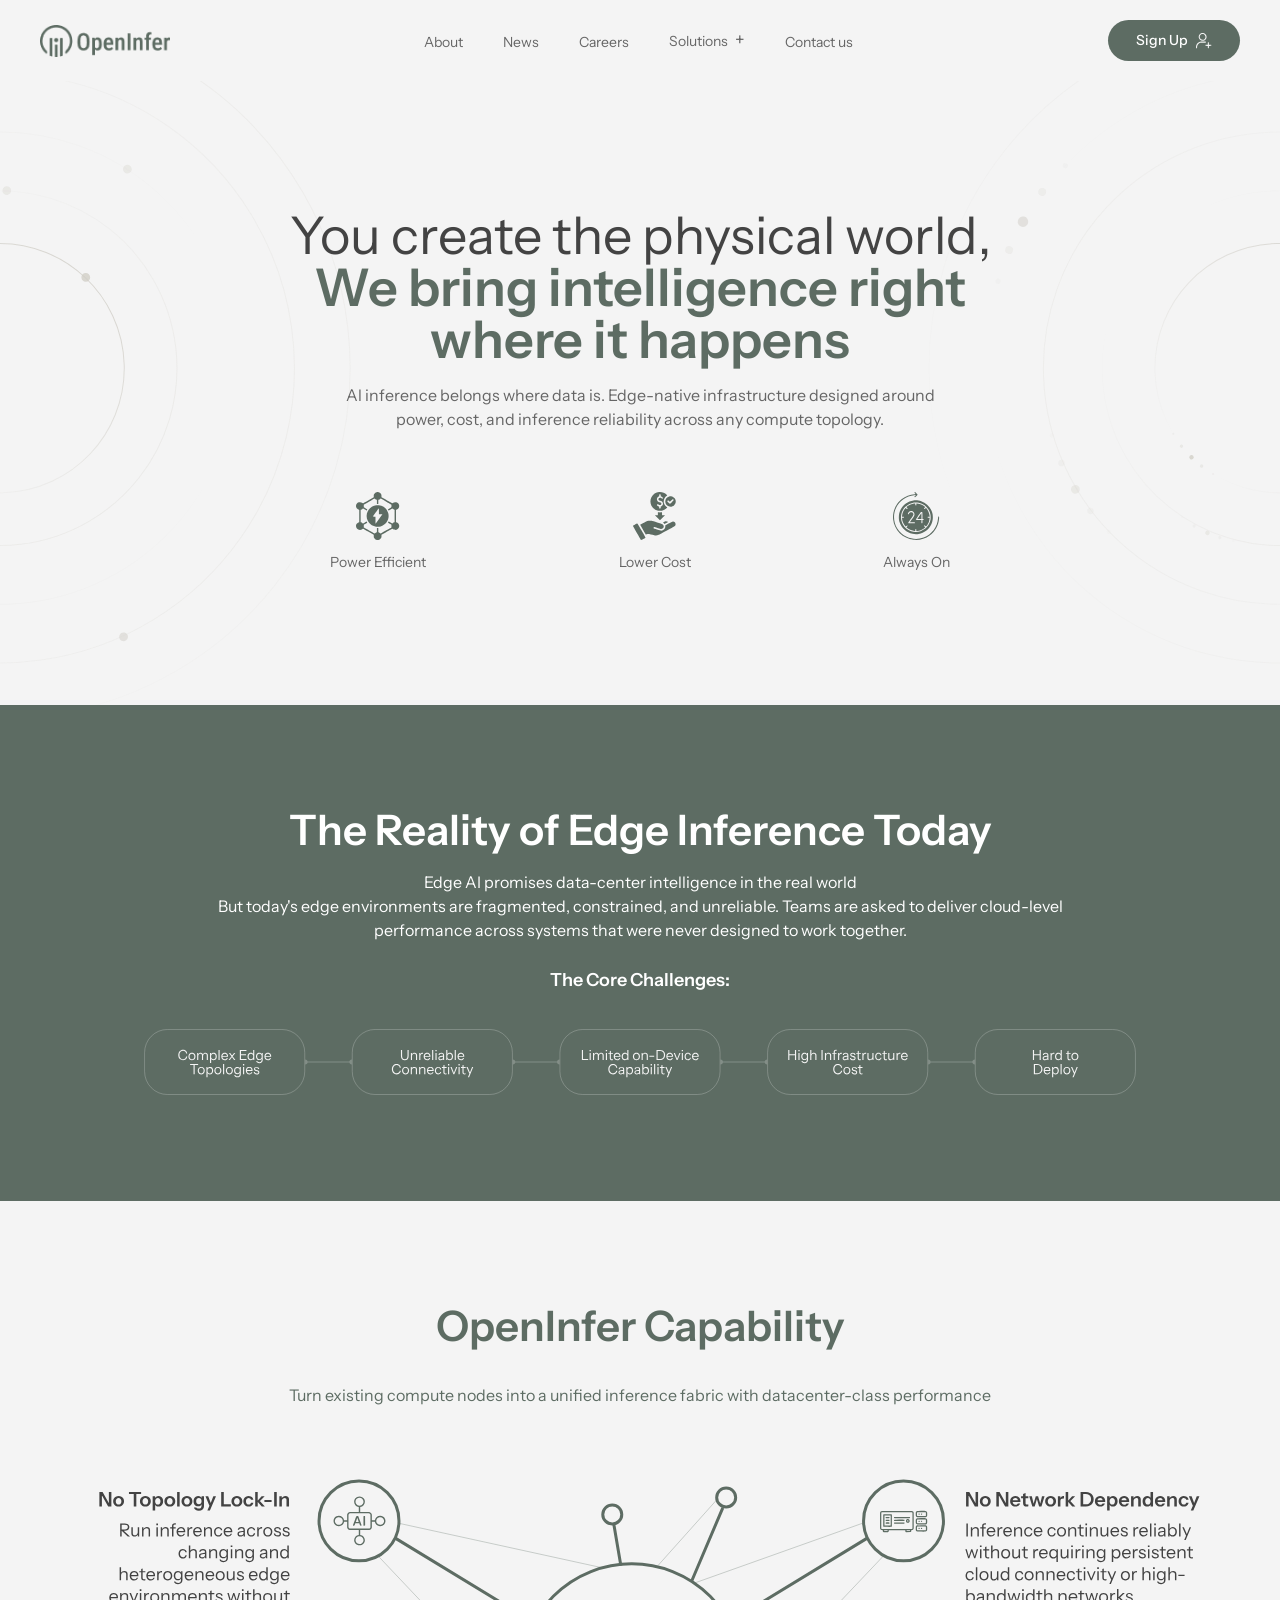
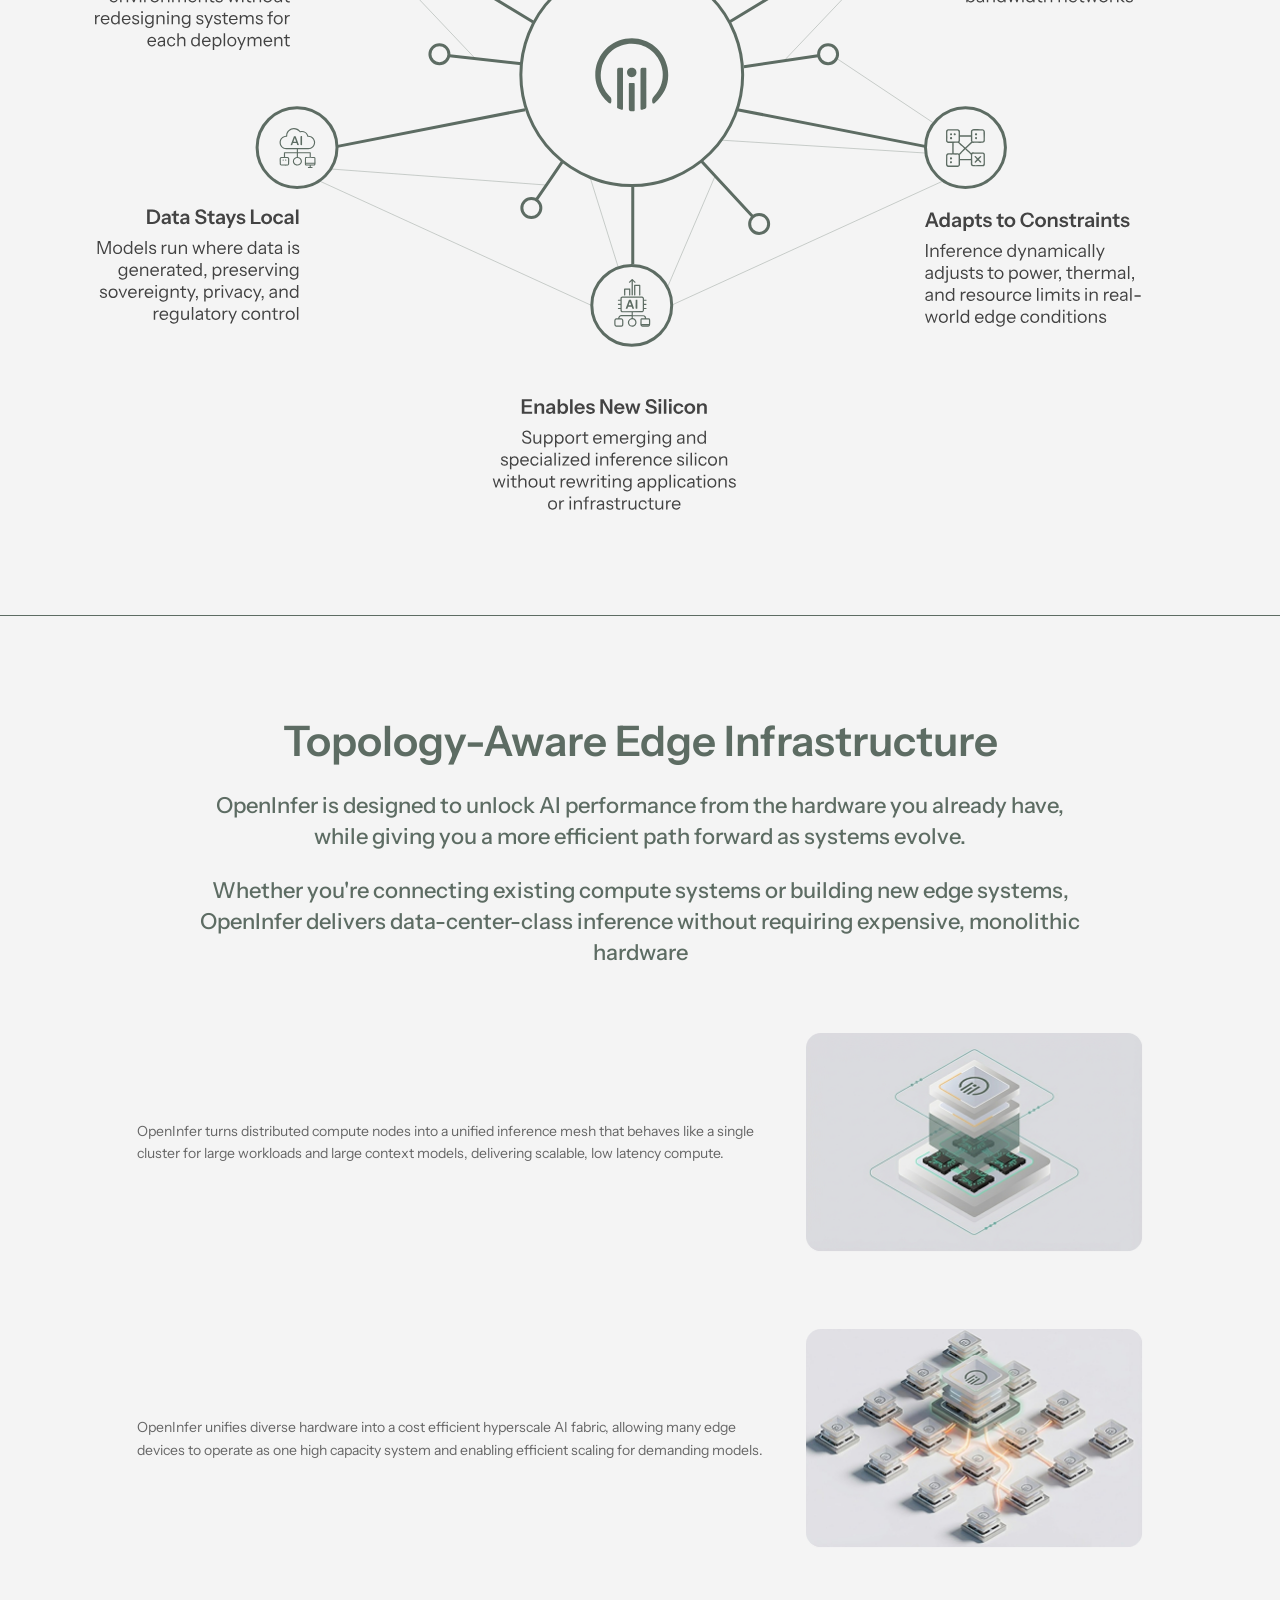
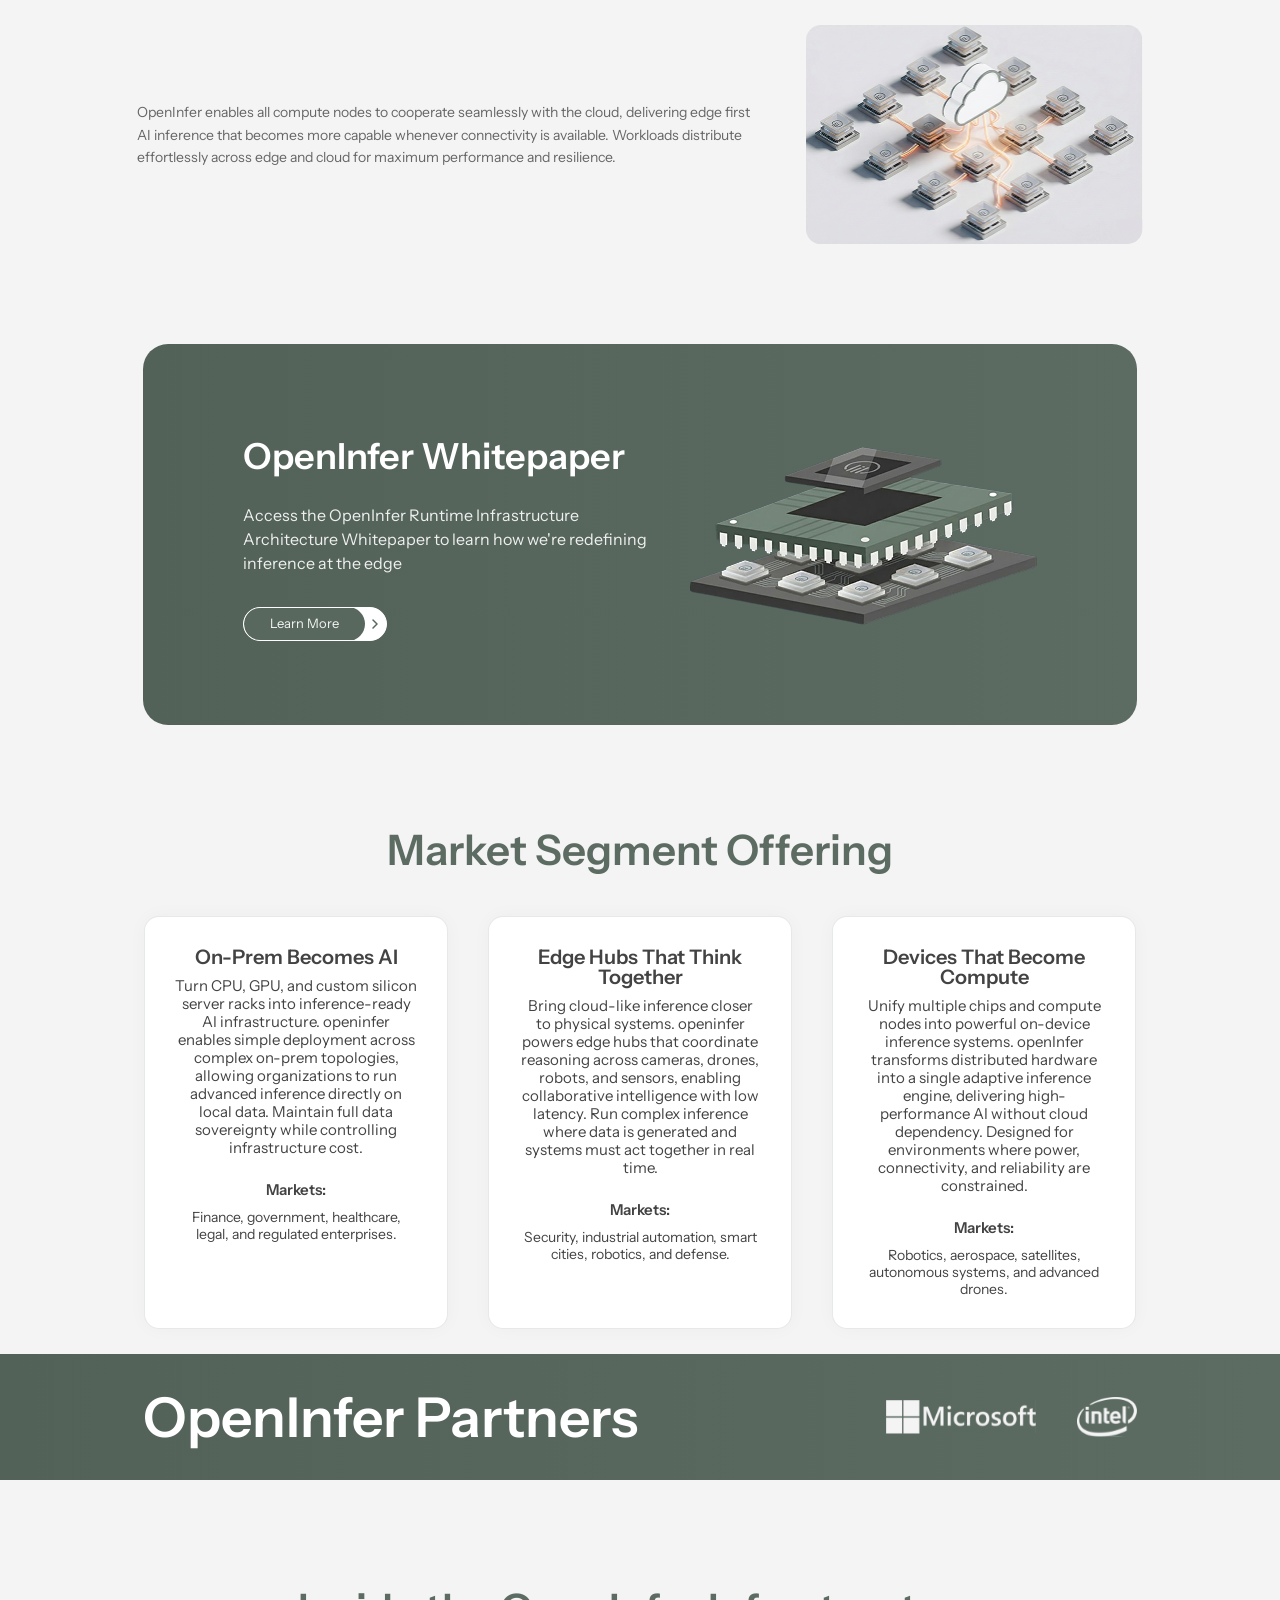
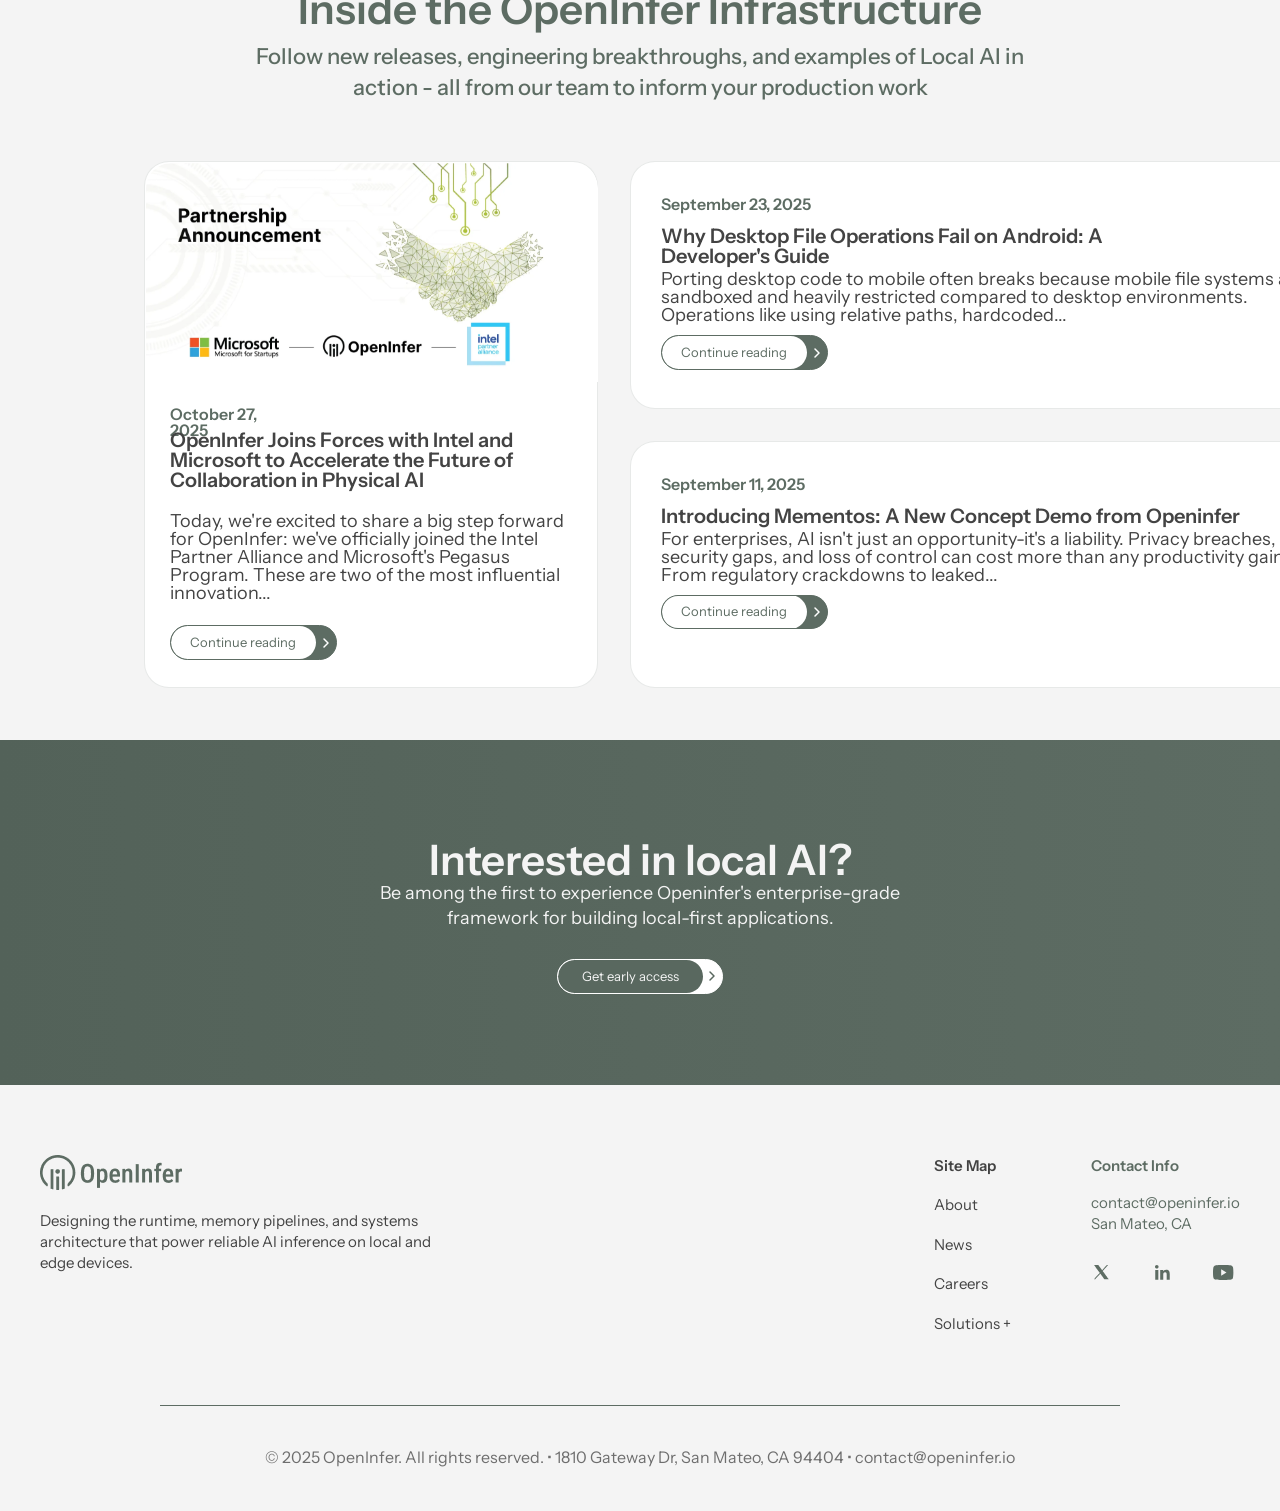
<file: index.html>
<!DOCTYPE html>
<html lang="en">
<head>
    <meta charset="UTF-8">
    <meta name="viewport" content="width=device-width, initial-scale=1.0">
    <title>OpenInfer - Local AI Infrastructure</title>
    <link rel="icon" type="image/x-icon" href="assets/favicon.ico">
    <link rel="icon" type="image/png" sizes="32x32" href="assets/favicon-32x32.png">
    <link rel="icon" type="image/png" sizes="16x16" href="assets/favicon-16x16.png">
    <link rel="apple-touch-icon" sizes="180x180" href="assets/apple-touch-icon.png">
    <link rel="preconnect" href="https://fonts.googleapis.com">
    <link rel="preconnect" href="https://fonts.gstatic.com" crossorigin>
    <link href="https://fonts.googleapis.com/css2?family=Instrument+Sans:wght@400;500;600;700&display=swap" rel="stylesheet">
    <link rel="stylesheet" href="common.css">
    <link rel="stylesheet" href="styles.css">
</head>
<body>

    <nav class="navbar">
        <div class="nav-container">
            <div class="logo">
                <img src="assets/Logo.png" alt="OpenInfer Logo" />
            </div>
            <ul class="nav-menu">
                <li><a href="about.html">About</a></li>
                <li><a href="news.html">News</a></li>
                <li><a href="careers.html">Careers</a></li>
                <li><a href="index.html#solutions">Solutions <span class="plus-icon">+</span></a></li>
                <li><a href="index.html#contact">Contact us</a></li>
            </ul>
            <a href="signup.html" class="sign-up-btn">
                <span>Sign Up</span>
                <img src="assets/Group.svg" alt="Group Icon" class="btn-icon" />
            </a>
        </div>
    </nav>

    <!-- Hero Section -->
    <section class="hero-section">
        <div class="hero-animation hero-animation-left">
            <img src="assets/animation.svg" alt="Background Animation" class="hero-animation-svg" />
        </div>
        <div class="hero-animation hero-animation-right">
            <img src="assets/animation.svg" alt="Background Animation" class="hero-animation-svg" />
        </div>
        <div class="hero-content">
            <h1 class="hero-title">You create the physical world,<br><span class="hero-title-highlight">We bring intelligence right<br>where it happens</span></h1>
            <p class="hero-subtitle">Al inference belongs where data is. Edge-native infrastructure designed around power, cost, and inference reliability across any compute topology.</p>
            <div class="hero-features">
                <div class="feature-item">
                    <div class="feature-icon">
                        <img src="assets/power-efficient-icon.svg" alt="Power Efficient" />
                    </div>
                    <p>Power Efficient</p>
                </div>
                <div class="feature-item">
                    <div class="feature-icon">
                        <img src="assets/lower-cost-icon.svg" alt="Lower Cost" />
                    </div>
                    <p>Lower Cost</p>
                </div>
                <div class="feature-item">
                    <div class="feature-icon">
                        <img src="assets/always-on-icon.svg" alt="Always On" />
                    </div>
                    <p>Always On</p>
                </div>
            </div>
        </div>
    </section>

    <!-- Reality of Edge Section -->
    <section class="reality-section">
        <div class="section-content">
            <h2 class="section-title">The Reality of Edge Inference Today</h2>
            <p class="section-description">Edge AI promises data-center intelligence in the real world<br>But today's edge environments are fragmented, constrained, and unreliable. Teams are asked to deliver cloud-level<br>performance across systems that were never designed to work together.</p>
            <div class="challenges-title">The Core Challenges:</div>
            <div class="challenges-diagram">
                <img src="assets/Group 2629.svg" alt="Core Challenges Diagram" class="challenges-image">
            </div>
        </div>
    </section>

    <!-- OpenInfer Capability Section -->
    <section class="capability-section">
        <div class="section-content">
            <h2 class="section-title">OpenInfer Capability</h2>
            <p class="section-description">Turn existing compute nodes into a unified inference fabric with datacenter-class performance</p>
            
            <div class="capability-diagram">
                <img src="assets/solution-diagram.svg" alt="OpenInfer Solution Diagram" class="solution-diagram-img" />
            </div>
        </div>
    </section>

    <!-- Topology-Aware Edge Infrastructure Section -->
    <section class="topology-section">
        <div class="section-content">
            <h2 class="section-title">Topology-Aware Edge Infrastructure</h2>
            <p class="section-description">OpenInfer is designed to unlock AI performance from the hardware you already have, while giving you a more efficient path forward as systems evolve.</p>
            <p class="section-subdescription">Whether you're connecting existing compute systems or building new edge systems, OpenInfer delivers data-center-class inference without requiring expensive, monolithic hardware</p>
            
            <div class="topology-cards">
                <div class="topology-card">
                    <p>OpenInfer turns distributed compute nodes into a unified inference mesh that behaves like a single cluster for large workloads and large context models, delivering scalable, low latency compute.</p>
                    <div class="topology-image">
                        <img src="assets/Group 2644.png" alt="Compute Node Mesh">
                    </div>
                </div>

                <div class="topology-card">
                    <p>OpenInfer unifies diverse hardware into a cost efficient hyperscale AI fabric, allowing many edge devices to operate as one high capacity system and enabling efficient scaling for demanding models.</p>
                    <div class="topology-image">
                        <img src="assets/Group 2643.png" alt="Hyperscalar for Edge">
                    </div>
                </div>

                <div class="topology-card">
                    <p>OpenInfer enables all compute nodes to cooperate seamlessly with the cloud, delivering edge first AI inference that becomes more capable whenever connectivity is available. Workloads distribute effortlessly across edge and cloud for maximum performance and resilience.</p>
                    <div class="topology-image">
                        <img src="assets/Group 2642.png" alt="Seamless Edge to Cloud">
                    </div>
                </div>
            </div>
        </div>
    </section>

    <!-- OpenInfer Whitepaper Card -->
    <section class="whitepaper-section">
        <div class="whitepaper-card">
            <div class="whitepaper-content">
                <h2>OpenInfer Whitepaper</h2>
                <p>Access the OpenInfer Runtime Infrastructure Architecture Whitepaper to learn how we're redefining inference at the edge</p>
                <a href="#" class="whitepaper-link">
                    <span class="whitepaper-text">Learn More</span>
                    <div class="whitepaper-arrow">
                        <svg width="12" height="12" viewBox="0 0 12 12" fill="none" xmlns="http://www.w3.org/2000/svg">
                            <path d="M4 2L8 6L4 10" stroke="#59685f" stroke-width="1.5" stroke-linecap="round" stroke-linejoin="round"/>
                        </svg>
                    </div>
                </a>
            </div>
            <div class="whitepaper-image">
                <img src="assets/unnamed@3x 2.png" alt="Whitepaper">
            </div>
        </div>
    </section>

    <!-- Market Segment Offering Section -->
    <section class="market-section" id="solutions">
        <div class="section-content">
            <h2 class="section-title">Market Segment Offering</h2>
            
            <div class="market-grid">
                <div class="market-card">
                    <h3>On-Prem Becomes AI</h3>
                    <p>Turn CPU, GPU, and custom silicon server racks into inference-ready AI infrastructure. openinfer enables simple deployment across complex on-prem topologies, allowing organizations to run advanced inference directly on local data. Maintain full data sovereignty while controlling infrastructure cost.</p>
                    <div class="market-tags">
                        <strong>Markets:</strong>
                        <span>Finance, government, healthcare, legal, and regulated enterprises.</span>
                    </div>
                </div>

                <div class="market-card">
                    <h3>Edge Hubs That Think Together</h3>
                    <p>Bring cloud-like inference closer to physical systems. openinfer powers edge hubs that coordinate reasoning across cameras, drones, robots, and sensors, enabling collaborative intelligence with low latency. Run complex inference where data is generated and systems must act together in real time.</p>
                    <div class="market-tags">
                        <strong>Markets:</strong>
                        <span>Security, industrial automation, smart cities, robotics, and defense.</span>
                    </div>
                </div>

                <div class="market-card">
                    <h3>Devices That Become Compute</h3>
                    <p>Unify multiple chips and compute nodes into powerful on-device inference systems. openInfer transforms distributed hardware into a single adaptive inference engine, delivering high-performance AI without cloud dependency. Designed for environments where power, connectivity, and reliability are constrained.</p>
                    <div class="market-tags">
                        <strong>Markets:</strong>
                        <span>Robotics, aerospace, satellites, autonomous systems, and advanced drones.</span>
                    </div>
                </div>
            </div>
        </div>
    </section>

    <!-- OpenInfer Partners Section -->
    <section class="partners-section">
        <div class="partners-content">
            <h2>OpenInfer Partners</h2>
            <div class="partners-logos">
                <img src="assets/Frame 1597882079.svg" alt="OpenInfer Partners" class="partners-image">
            </div>
        </div>
    </section>

    <!-- Inside OpenInfer Infrastructure Section -->
    <section class="infrastructure-section">
        <div class="section-content">
            <h2 class="section-title">Inside the OpenInfer Infrastructure</h2>
            <p class="section-description">Follow new releases, engineering breakthroughs, and examples of Local AI in action - all from our team to inform your production work</p>
            
            <div class="blog-grid">
                <div class="blog-card partnership-card">
                    <img src="assets/Introducing Mementos- A New Concept Demo from OpenInfer 1.svg" alt="Introducing Mementos" class="partnership-image">
                    <div class="blog-content">
                        <span class="partnership-date">October 27, 2025</span>
                        <h3 class="partnership-title">OpenInfer Joins Forces with Intel and Microsoft to Accelerate the Future of Collaboration in Physical AI</h3>
                        <p class="partnership-description">Today, we're excited to share a big step forward for OpenInfer: we've officially joined the Intel Partner Alliance and Microsoft's Pegasus Program. These are two of the most influential innovation...</p>
                        <a href="#" class="partnership-button">
                            <span class="button-text">Continue reading</span>
                            <div class="button-arrow">
                                <svg width="12" height="12" viewBox="0 0 12 12" fill="none" xmlns="http://www.w3.org/2000/svg">
                                    <path d="M4 2L8 6L4 10" stroke="white" stroke-width="1.5" stroke-linecap="round" stroke-linejoin="round"/>
                                </svg>
                            </div>
                        </a>
                    </div>
                </div>

                <div class="blog-card technical-card">
                    <span class="technical-date">September 23, 2025</span>
                    <h3 class="technical-title">Why Desktop File Operations Fail on Android: A Developer's Guide</h3>
                    <p class="technical-description">Porting desktop code to mobile often breaks because mobile file systems are sandboxed and heavily restricted compared to desktop environments. Operations like using relative paths, hardcoded...</p>
                    <a href="#" class="partnership-button">
                        <span class="button-text">Continue reading</span>
                        <div class="button-arrow">
                            <svg width="12" height="12" viewBox="0 0 12 12" fill="none" xmlns="http://www.w3.org/2000/svg">
                                <path d="M4 2L8 6L4 10" stroke="white" stroke-width="1.5" stroke-linecap="round" stroke-linejoin="round"/>
                            </svg>
                        </div>
                    </a>
                </div>

                <div class="blog-card casestudy-card">
                    <span class="casestudy-date">September 11, 2025</span>
                    <h3 class="casestudy-title">Introducing Mementos: A New Concept Demo from Openinfer</h3>
                    <p class="casestudy-description">For enterprises, AI isn't just an opportunity-it's a liability. Privacy breaches, security gaps, and loss of control can cost more than any productivity gains. From regulatory crackdowns to leaked...</p>
                    <a href="#" class="partnership-button">
                        <span class="button-text">Continue reading</span>
                        <div class="button-arrow">
                            <svg width="12" height="12" viewBox="0 0 12 12" fill="none" xmlns="http://www.w3.org/2000/svg">
                                <path d="M4 2L8 6L4 10" stroke="white" stroke-width="1.5" stroke-linecap="round" stroke-linejoin="round"/>
                            </svg>
                        </div>
                    </a>
                </div>
            </div>
        </div>
    </section>

    <!-- Interested in Local AI Section -->
    <section class="local-ai-section">
        <div class="local-ai-content">
            <h2>Interested in local Al?</h2>
            <p>Be among the first to experience Openinfer's enterprise-grade framework for building local-first applications.</p>
            <a href="#" class="cta-button">
                <span class="cta-text">Get early access</span>
                <div class="cta-arrow">
                    <svg width="12" height="12" viewBox="0 0 12 12" fill="none" xmlns="http://www.w3.org/2000/svg">
                        <path d="M4 2L8 6L4 10" stroke="#59685f" stroke-width="1.5" stroke-linecap="round" stroke-linejoin="round"/>
                    </svg>
                </div>
            </a>
        </div>
    </section>

    <!-- Footer Section -->
    <footer class="footer-section" id="contact">
        <div class="footer-content">
            <div class="footer-brand">
                <div class="footer-logo">
                    <img src="assets/Logo.png" alt="OpenInfer Logo">
                </div>
                <p>Designing the runtime, memory pipelines, and systems architecture that power reliable AI inference on local and edge devices.</p>
            </div>
            
            <div class="footer-links">
                <div class="footer-column">
                    <h4>Site Map</h4>
                    <ul>
                        <li><a href="about.html">About</a></li>
                        <li><a href="news.html">News</a></li>
                        <li><a href="careers.html">Careers</a></li>
                        <li><a href="index.html#solutions">Solutions +</a></li>
                    </ul>
                </div>
                
                <div class="footer-column contact-column">
                    <h4>Contact Info</h4>
                    <div class="contact-info">
                        <p>contact@openinfer.io</p>
                        <p>San Mateo, CA</p>
                    </div>
                    <div class="social-links">
                        <a href="#" aria-label="Social 1">
                            <img src="assets/Vector (1).svg" alt="Social Icon 1">
                        </a>
                        <a href="#" aria-label="Social 2">
                            <img src="assets/Vector.svg" alt="Social Icon 2">
                        </a>
                        <a href="#" aria-label="Social 3">
                            <img src="assets/Subtract.svg" alt="Social Icon 3">
                        </a>
                    </div>
                </div>
            </div>
        </div>
    </footer>

    <!-- Copyright Section -->
    <section class="copyright-section">
        <div class="copyright-content">
            <p>© 2025 OpenInfer. All rights reserved. • 1810 Gateway Dr, San Mateo, CA 94404 • contact@openinfer.io</p>
        </div>
    </section>

    <script src="common.js"></script>
</body>
</html>
</file>
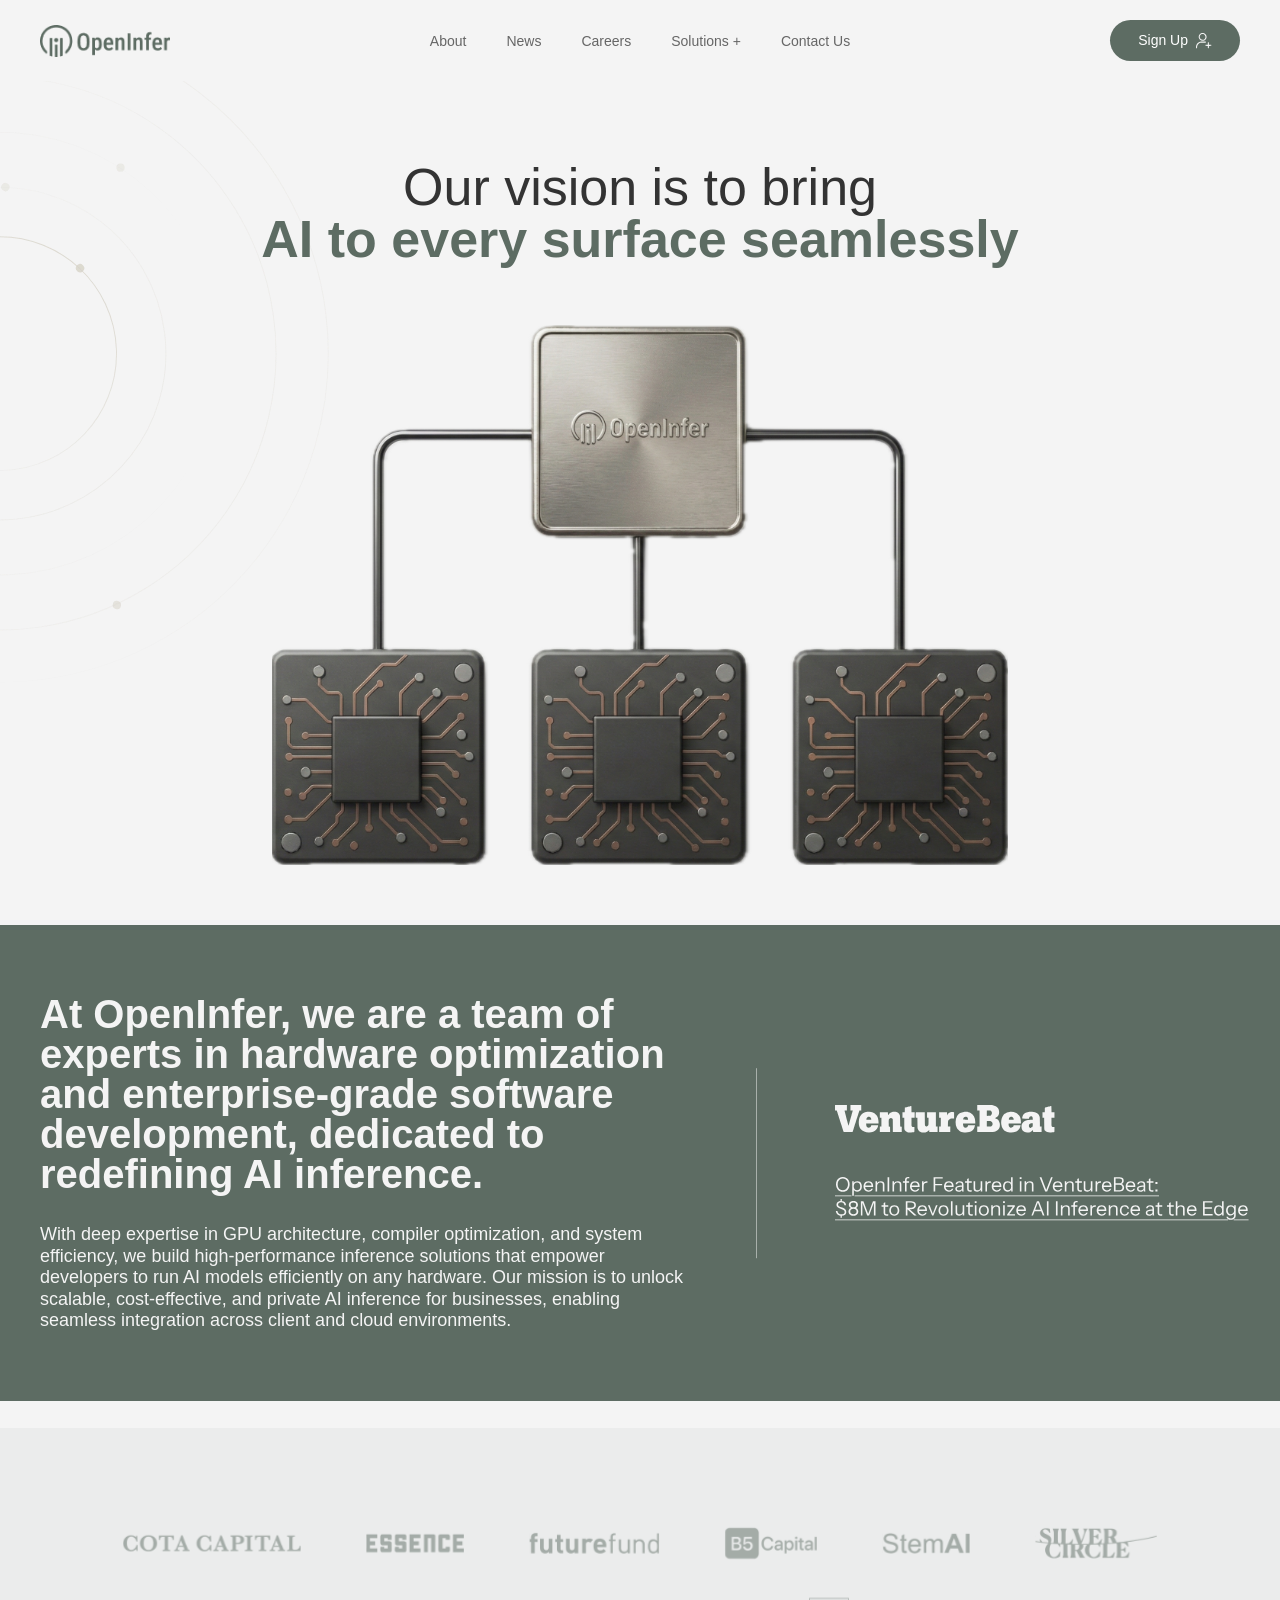
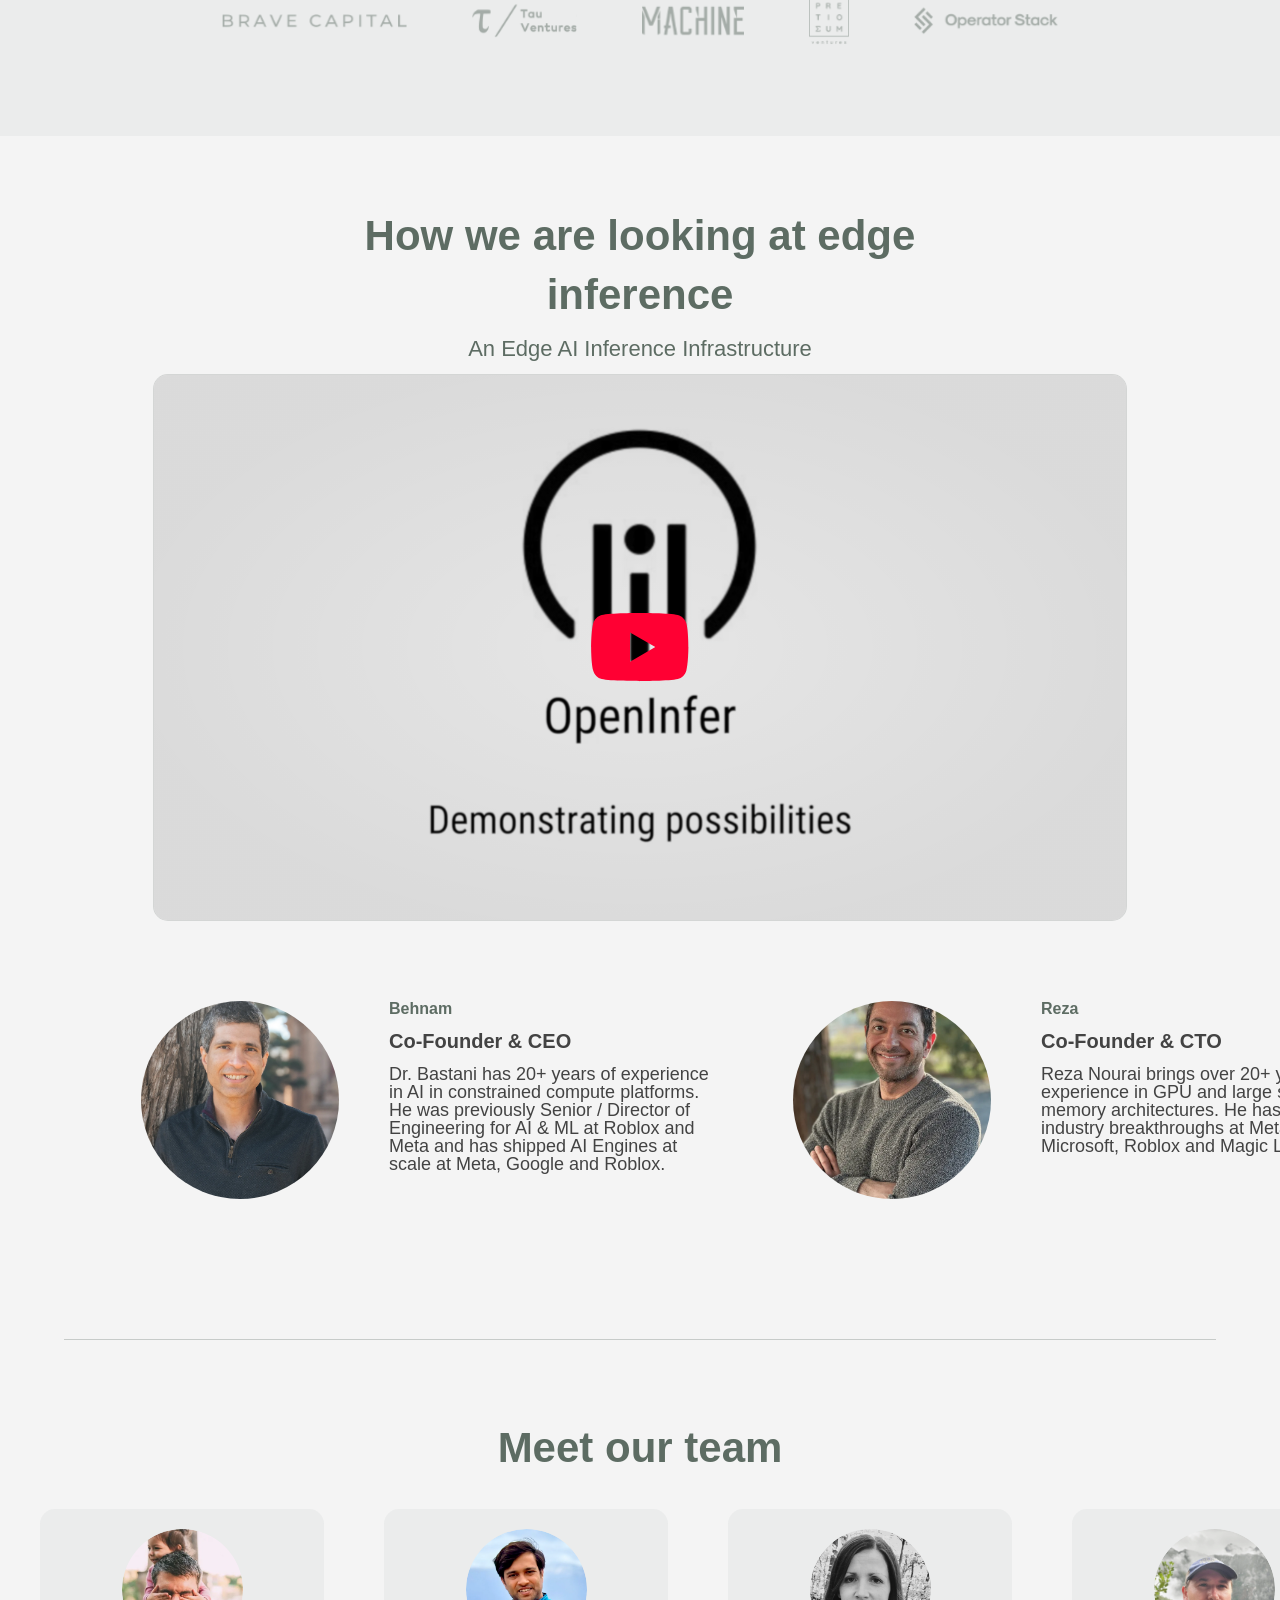
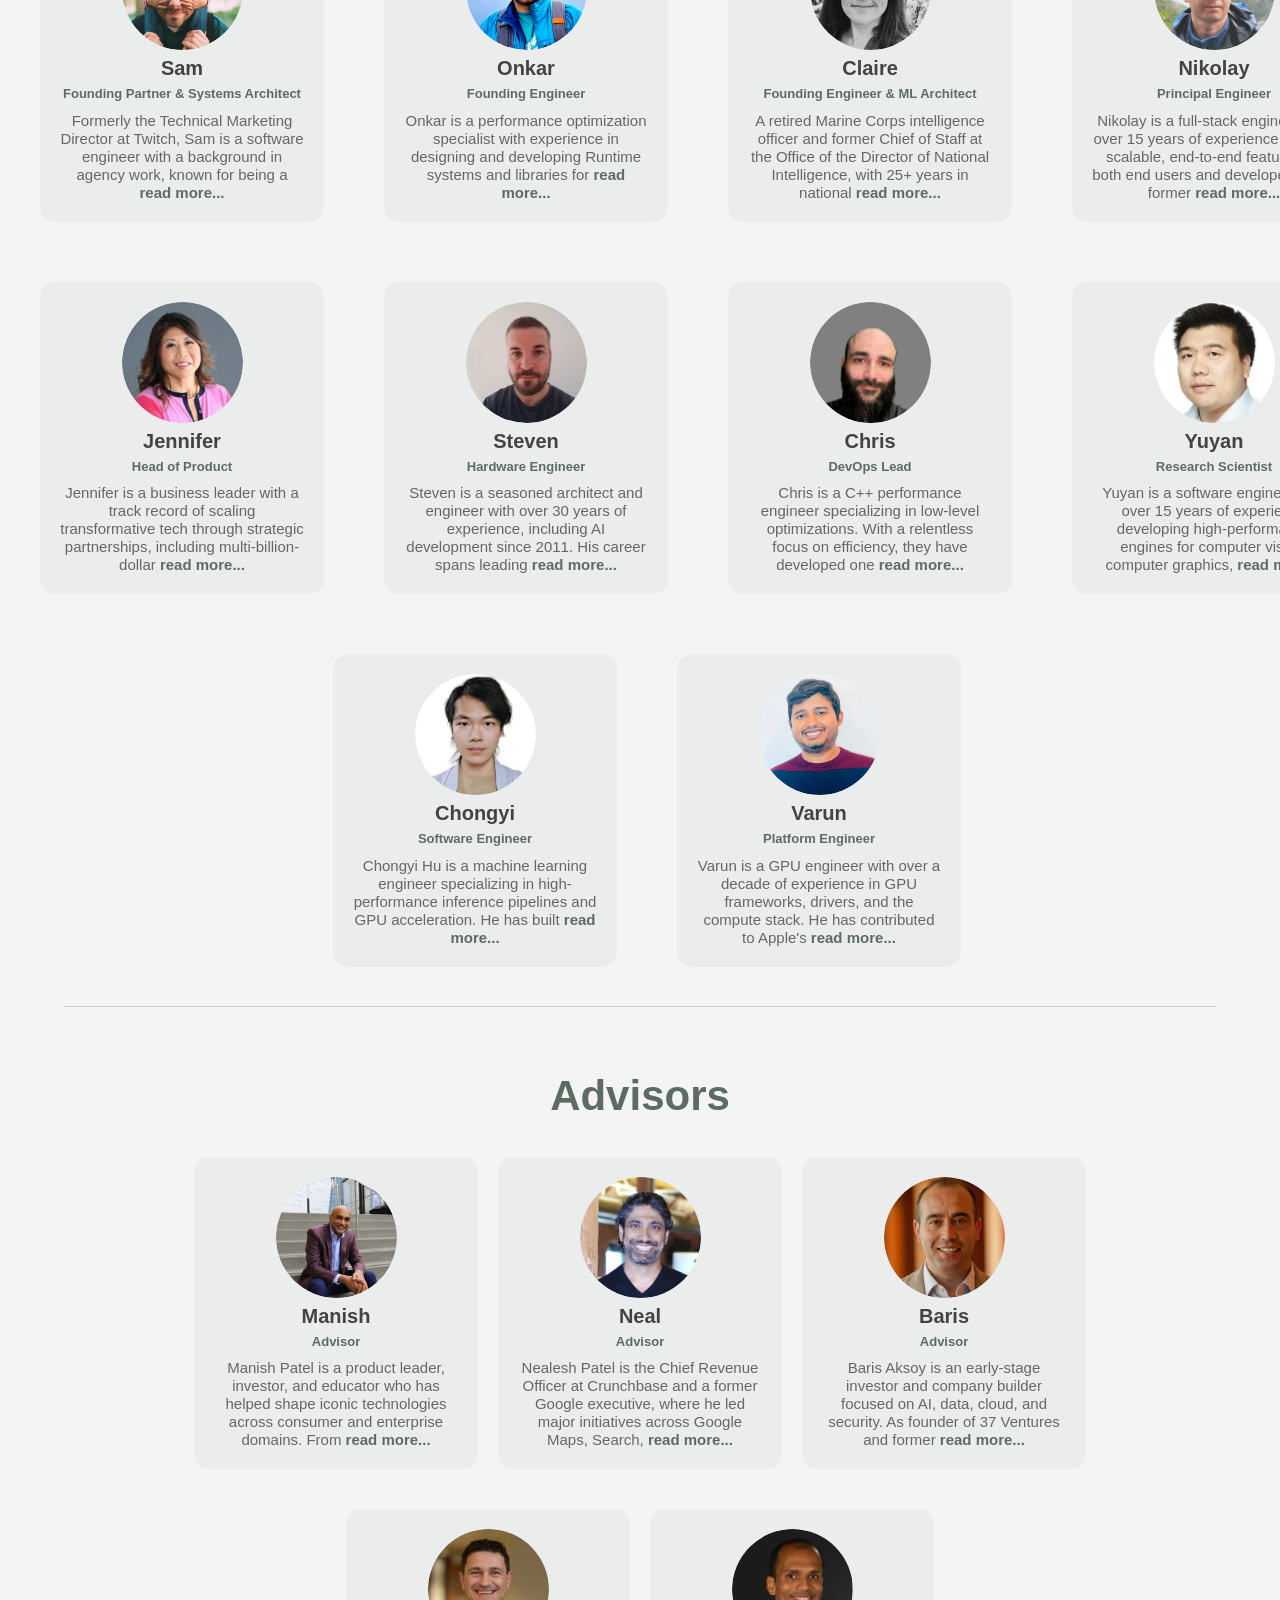
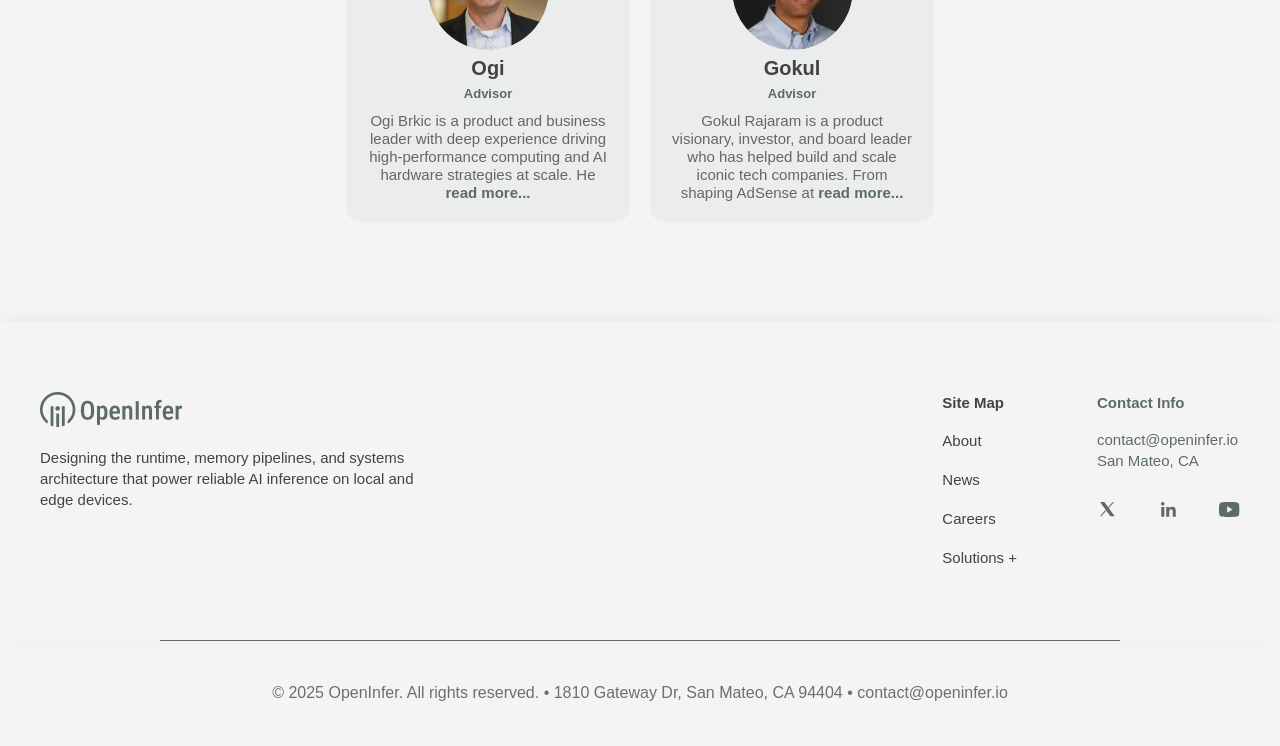
<file: about.html>
<!DOCTYPE html>
<html lang="en">
<head>
    <meta charset="UTF-8">
    <meta name="viewport" content="width=device-width, initial-scale=1.0">
    <title>About - OpenInfer</title>
    <link rel="icon" type="image/x-icon" href="assets/favicon.ico">
    <link rel="icon" type="image/png" sizes="32x32" href="assets/favicon-32x32.png">
    <link rel="icon" type="image/png" sizes="16x16" href="assets/favicon-16x16.png">
    <link rel="apple-touch-icon" sizes="180x180" href="assets/apple-touch-icon.png">
    <link rel="stylesheet" href="common.css">
    <link rel="stylesheet" href="about-styles.css">
</head>
<body>
    <nav class="navbar">
        <div class="nav-container">
            <a href="index.html" class="nav-logo">
                <img src="assets/Logo.png" alt="OpenInfer Logo">
            </a>
            <ul class="nav-menu">
                <li class="nav-item"><a href="about.html" class="nav-link">About</a></li>
                <li class="nav-item"><a href="news.html" class="nav-link">News</a></li>
                <li class="nav-item"><a href="careers.html" class="nav-link">Careers</a></li>
                <li class="nav-item"><a href="index.html#solutions" class="nav-link">Solutions +</a></li>
                <li class="nav-item"><a href="index.html#contact" class="nav-link">Contact Us</a></li>
            </ul>
            <a href="signup.html" class="signup-btn">
                <span>Sign Up</span>
                <img src="assets/Group.svg" alt="Group Icon" class="btn-icon" />
            </a>
        </div>
    </nav>

    <!-- Main Content -->
    <main class="about-main">
        <!-- Hero Section -->
        <section class="hero-section">
            <h1 class="hero-title">Our vision is to bring<br><span class="hero-highlight">AI to every surface seamlessly</span></h1>
            <div class="hero-diagram">
                <img src="assets/image 28.svg" alt="AI Infrastructure Diagram">
            </div>
        </section>

        <!-- About Description Section -->
        <section class="about-description-section">
            <div class="about-description-content">
                <div class="description-left">
                    <h2>At OpenInfer, we are a team of experts in hardware optimization and enterprise-grade software development, dedicated to redefining AI inference.</h2>
                    <p>With deep expertise in GPU architecture, compiler optimization, and system efficiency, we build high-performance inference solutions that empower developers to run AI models efficiently on any hardware. Our mission is to unlock scalable, cost-effective, and private AI inference for businesses, enabling seamless integration across client and cloud environments.</p>
                </div>
                <div class="description-right">
                    <img src="assets/Frame 1597882082.svg" alt="VentureBeat Feature" class="venture-image">
                </div>
            </div>
        </section>

        <!-- Investors Section -->
        <section class="investors-section">
            <img src="assets/Frame 1597882089.svg" alt="Investors" class="investors-image">
        </section>

        <!-- Edge Inference Section -->
        <section class="edge-inference-section">
            <div class="edge-header">
                <h2>How we are looking at edge inference</h2>
                <p class="section-subtitle">An Edge AI Inference Infrastructure</p>
            </div>
            <div class="inference-video">
                <img src="assets/Group 2636.svg" alt="Edge Inference Diagram">
            </div>
        </section>

        <!-- Founders Section -->
        <section class="founders-section">
            <div class="founders-container">
                <div class="founder-card">
                    <div class="founder-image">
                        <img src="assets/CEO.png" alt="Behnam">
                    </div>
                    <div class="founder-info">
                        <div class="founder-header">
                            <h4 class="founder-name">Behnam</h4>
                            <p class="founder-title">Co-Founder & CEO</p>
                        </div>
                        <p class="founder-bio">Dr. Bastani has 20+ years of experience in AI in constrained compute platforms. He was previously Senior / Director of Engineering for AI & ML at Roblox and Meta and has shipped AI Engines at scale at Meta, Google and Roblox.</p>
                    </div>
                </div>
                <div class="founder-card">
                    <div class="founder-image">
                        <img src="assets/CTO.png" alt="Reza">
                    </div>
                    <div class="founder-info">
                        <div class="founder-header">
                            <h4 class="founder-name">Reza</h4>
                            <p class="founder-title">Co-Founder & CTO</p>
                        </div>
                        <p class="founder-bio">Reza Nourai brings over 20+ years of experience in GPU and large scale memory architectures. He has led major industry breakthroughs at Meta, Microsoft, Roblox and Magic Leap.</p>
                    </div>
                </div>
            </div>
        </section>

        <!-- Team Section -->
        <section class="team-section">
            <h2>Meet our team</h2>
            <div class="team-grid">
                <div class="team-member">
                    <div class="member-image">
                        <img src="assets/Sam.png" alt="Sam">
                    </div>
                    <h4>Sam</h4>
                    <p class="member-title">Founding Partner & Systems Architect</p>
                    <p class="member-bio">Formerly the Technical Marketing Director at Twitch, Sam is a software engineer with a background in agency work, known for being a <span class="read-more">read more...</span></p>
                </div>
                <div class="team-member">
                    <div class="member-image">
                        <img src="assets/Onkar.png" alt="Onkar">
                    </div>
                    <h4>Onkar</h4>
                    <p class="member-title">Founding Engineer</p>
                    <p class="member-bio">Onkar is a performance optimization specialist with experience in designing and developing Runtime systems and libraries for <span class="read-more">read more...</span></p>
                </div>
                <div class="team-member">
                    <div class="member-image">
                        <img src="assets/Claire.png" alt="Claire">
                    </div>
                    <h4>Claire</h4>
                    <p class="member-title">Founding Engineer & ML Architect</p>
                    <p class="member-bio">A retired Marine Corps intelligence officer and former Chief of Staff at the Office of the Director of National Intelligence, with 25+ years in national <span class="read-more">read more...</span></p>
                </div>
                <div class="team-member">
                    <div class="member-image">
                        <img src="assets/Nikolay.png" alt="Nikolay">
                    </div>
                    <h4>Nikolay</h4>
                    <p class="member-title">Principal Engineer</p>
                    <p class="member-bio">Nikolay is a full-stack engineer with over 15 years of experience building scalable, end-to-end features for both end users and developers. As a former <span class="read-more">read more...</span></p>
                </div>
                <div class="team-member">
                    <div class="member-image">
                        <img src="assets/Jennifer.png" alt="Jennifer">
                    </div>
                    <h4>Jennifer</h4>
                    <p class="member-title">Head of Product</p>
                    <p class="member-bio">Jennifer is a business leader with a track record of scaling transformative tech through strategic partnerships, including multi-billion-dollar <span class="read-more">read more...</span></p>
                </div>
                <div class="team-member">
                    <div class="member-image">
                        <img src="assets/Steven.png" alt="Steven">
                    </div>
                    <h4>Steven</h4>
                    <p class="member-title">Hardware Engineer</p>
                    <p class="member-bio">Steven is a seasoned architect and engineer with over 30 years of experience, including AI development since 2011. His career spans leading <span class="read-more">read more...</span></p>
                </div>
                <div class="team-member">
                    <div class="member-image">
                        <img src="assets/Chris.png" alt="Chris">
                    </div>
                    <h4>Chris</h4>
                    <p class="member-title">DevOps Lead</p>
                    <p class="member-bio">Chris is a C++ performance engineer specializing in low-level optimizations. With a relentless focus on efficiency, they have developed one <span class="read-more">read more...</span></p>
                </div>
                <div class="team-member">
                    <div class="member-image">
                        <img src="assets/Yuyan.png" alt="Yuyan">
                    </div>
                    <h4>Yuyan</h4>
                    <p class="member-title">Research Scientist</p>
                    <p class="member-bio">Yuyan is a software engineer with over 15 years of experience developing high-performance engines for computer vision, computer graphics, <span class="read-more">read more...</span></p>
                </div>
            </div>
            <div class="team-grid team-grid-centered">
                <div class="team-member">
                    <div class="member-image">
                        <img src="assets/Chongyi.png" alt="Chongyi">
                    </div>
                    <h4>Chongyi</h4>
                    <p class="member-title">Software Engineer</p>
                    <p class="member-bio">Chongyi Hu is a machine learning engineer specializing in high-performance inference pipelines and GPU acceleration. He has built <span class="read-more">read more...</span></p>
                </div>
                <div class="team-member">
                    <div class="member-image">
                        <img src="assets/Varun.png" alt="Varun">
                    </div>
                    <h4>Varun</h4>
                    <p class="member-title">Platform Engineer</p>
                    <p class="member-bio">Varun is a GPU engineer with over a decade of experience in GPU frameworks, drivers, and the compute stack. He has contributed to Apple's <span class="read-more">read more...</span></p>
                </div>
            </div>
        </section>

        <!-- Advisors Section -->
        <section class="advisors-section">
            <h2>Advisors</h2>
            <div class="advisors-grid">
                <div class="advisor-card">
                    <div class="advisor-image">
                        <img src="assets/Manish.png" alt="Manish">
                    </div>
                    <h4>Manish</h4>
                    <p class="advisor-title">Advisor</p>
                    <p class="advisor-bio">Manish Patel is a product leader, investor, and educator who has helped shape iconic technologies across consumer and enterprise domains. From <span class="read-more">read more...</span></p>
                </div>
                <div class="advisor-card">
                    <div class="advisor-image">
                        <img src="assets/Neal.png" alt="Neal">
                    </div>
                    <h4>Neal</h4>
                    <p class="advisor-title">Advisor</p>
                    <p class="advisor-bio">Nealesh Patel is the Chief Revenue Officer at Crunchbase and a former Google executive, where he led major initiatives across Google Maps, Search, <span class="read-more">read more...</span></p>
                </div>
                <div class="advisor-card">
                    <div class="advisor-image">
                        <img src="assets/Baris.png" alt="Baris">
                    </div>
                    <h4>Baris</h4>
                    <p class="advisor-title">Advisor</p>
                    <p class="advisor-bio">Baris Aksoy is an early-stage investor and company builder focused on AI, data, cloud, and security. As founder of 37 Ventures and former <span class="read-more">read more...</span></p>
                </div>
            </div>
            <div class="advisors-grid advisors-grid-centered">
                <div class="advisor-card">
                    <div class="advisor-image">
                        <img src="assets/Ogi.png" alt="Ogi">
                    </div>
                    <h4>Ogi</h4>
                    <p class="advisor-title">Advisor</p>
                    <p class="advisor-bio">Ogi Brkic is a product and business leader with deep experience driving high-performance computing and AI hardware strategies at scale. He <span class="read-more">read more...</span></p>
                </div>
                <div class="advisor-card">
                    <div class="advisor-image">
                        <img src="assets/Gokul.png" alt="Gokul">
                    </div>
                    <h4>Gokul</h4>
                    <p class="advisor-title">Advisor</p>
                    <p class="advisor-bio">Gokul Rajaram is a product visionary, investor, and board leader who has helped build and scale iconic tech companies. From shaping AdSense at <span class="read-more">read more...</span></p>
                </div>
            </div>
        </section>
    </main>

    <!-- Footer -->
    <footer class="footer-section footer-with-shadow">
        <div class="footer-content">
            <div class="footer-brand">
                <div class="footer-logo">
                    <img src="assets/Logo.png" alt="OpenInfer Logo">
                </div>
                <p>Designing the runtime, memory pipelines, and systems architecture that power reliable AI inference on local and edge devices.</p>
            </div>
            
            <div class="footer-links">
                <div class="footer-column">
                    <h4>Site Map</h4>
                    <ul>
                        <li><a href="about.html">About</a></li>
                        <li><a href="news.html">News</a></li>
                        <li><a href="careers.html">Careers</a></li>
                        <li><a href="index.html#solutions">Solutions +</a></li>
                    </ul>
                </div>
                
                <div class="footer-column contact-column">
                    <h4>Contact Info</h4>
                    <div class="contact-info">
                        <p>contact@openinfer.io</p>
                        <p>San Mateo, CA</p>
                    </div>
                    <div class="social-links">
                        <a href="#" aria-label="Social 1">
                            <img src="assets/Vector (1).svg" alt="Social Icon 1">
                        </a>
                        <a href="#" aria-label="Social 2">
                            <img src="assets/Vector.svg" alt="Social Icon 2">
                        </a>
                        <a href="#" aria-label="Social 3">
                            <img src="assets/Subtract.svg" alt="Social Icon 3">
                        </a>
                    </div>
                </div>
            </div>
        </div>
    </footer>

    <!-- Copyright Section -->
    <section class="copyright-section">
        <div class="copyright-content">
            <p>&copy; 2025 OpenInfer. All rights reserved. &bull; 1810 Gateway Dr, San Mateo, CA 94404 &bull; contact@openinfer.io</p>
        </div>
    </section>

    <script src="common.js"></script>
</body>
</html>
</file>
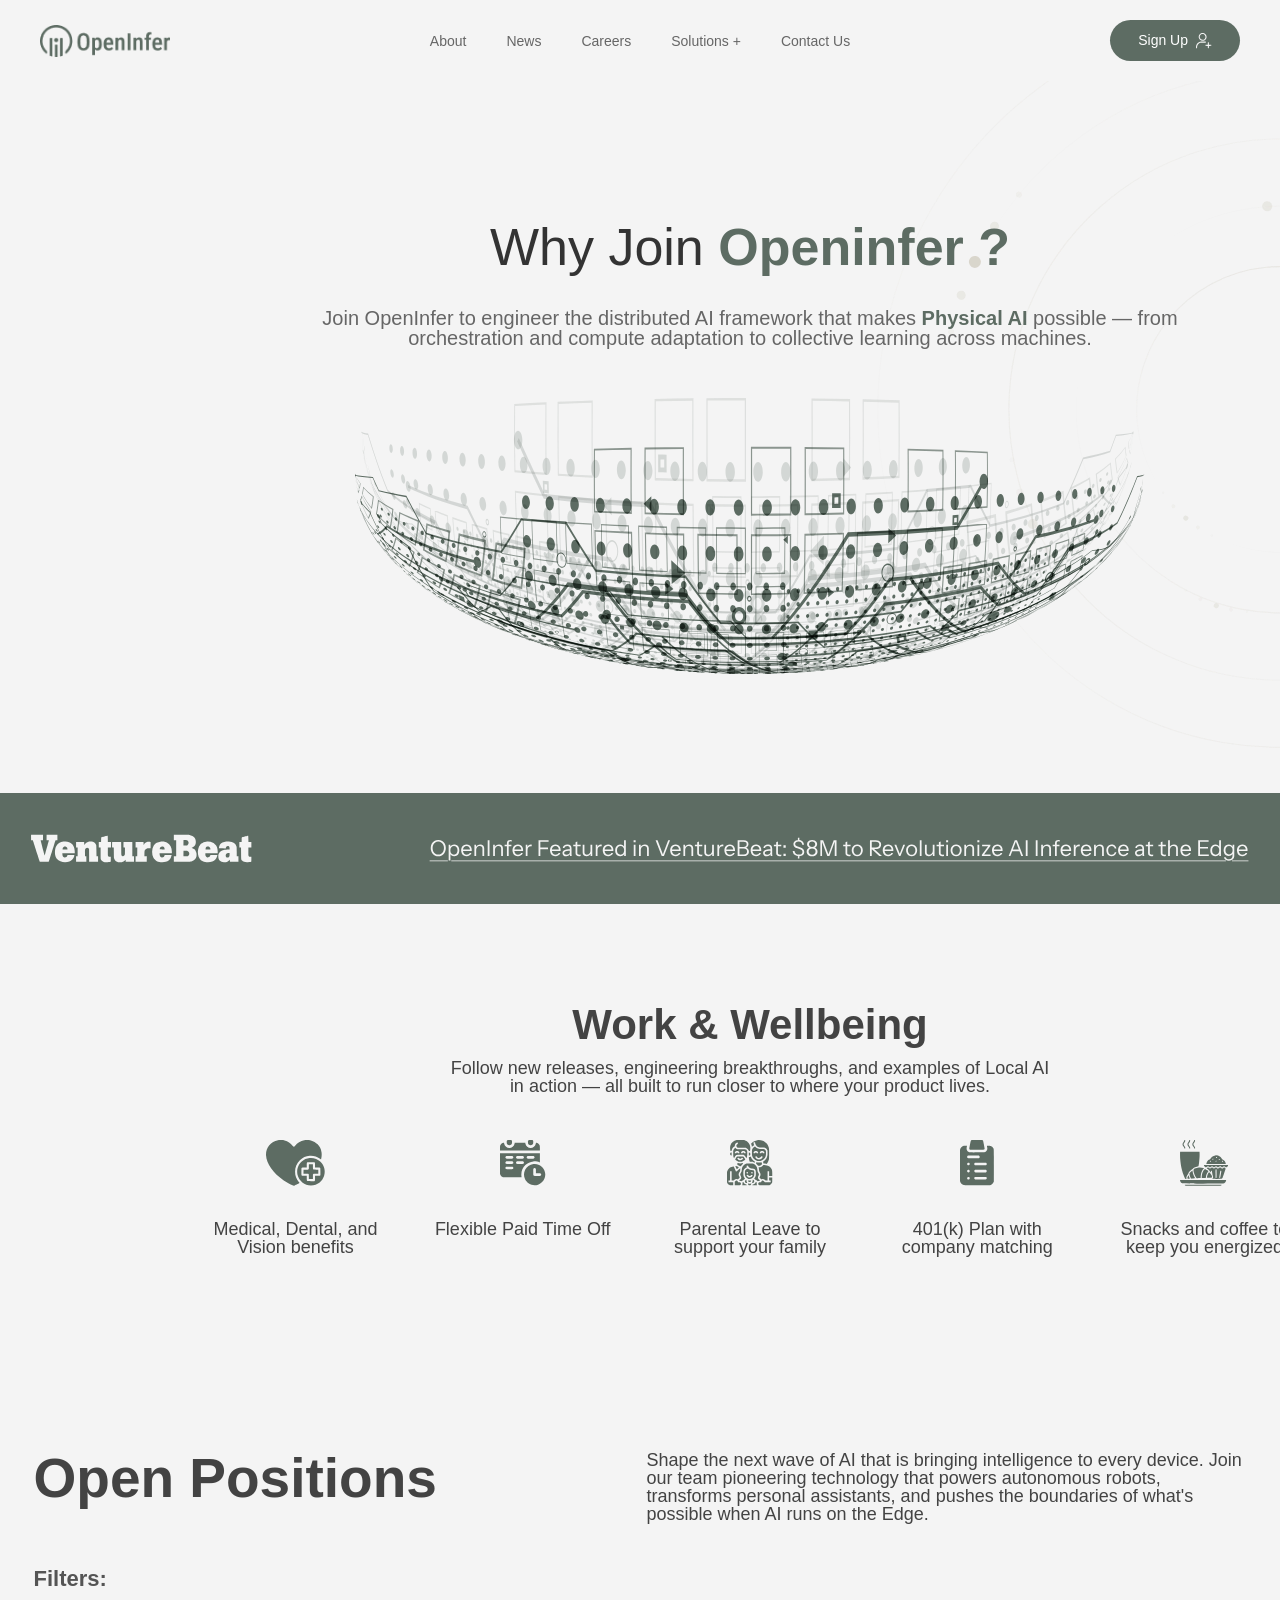
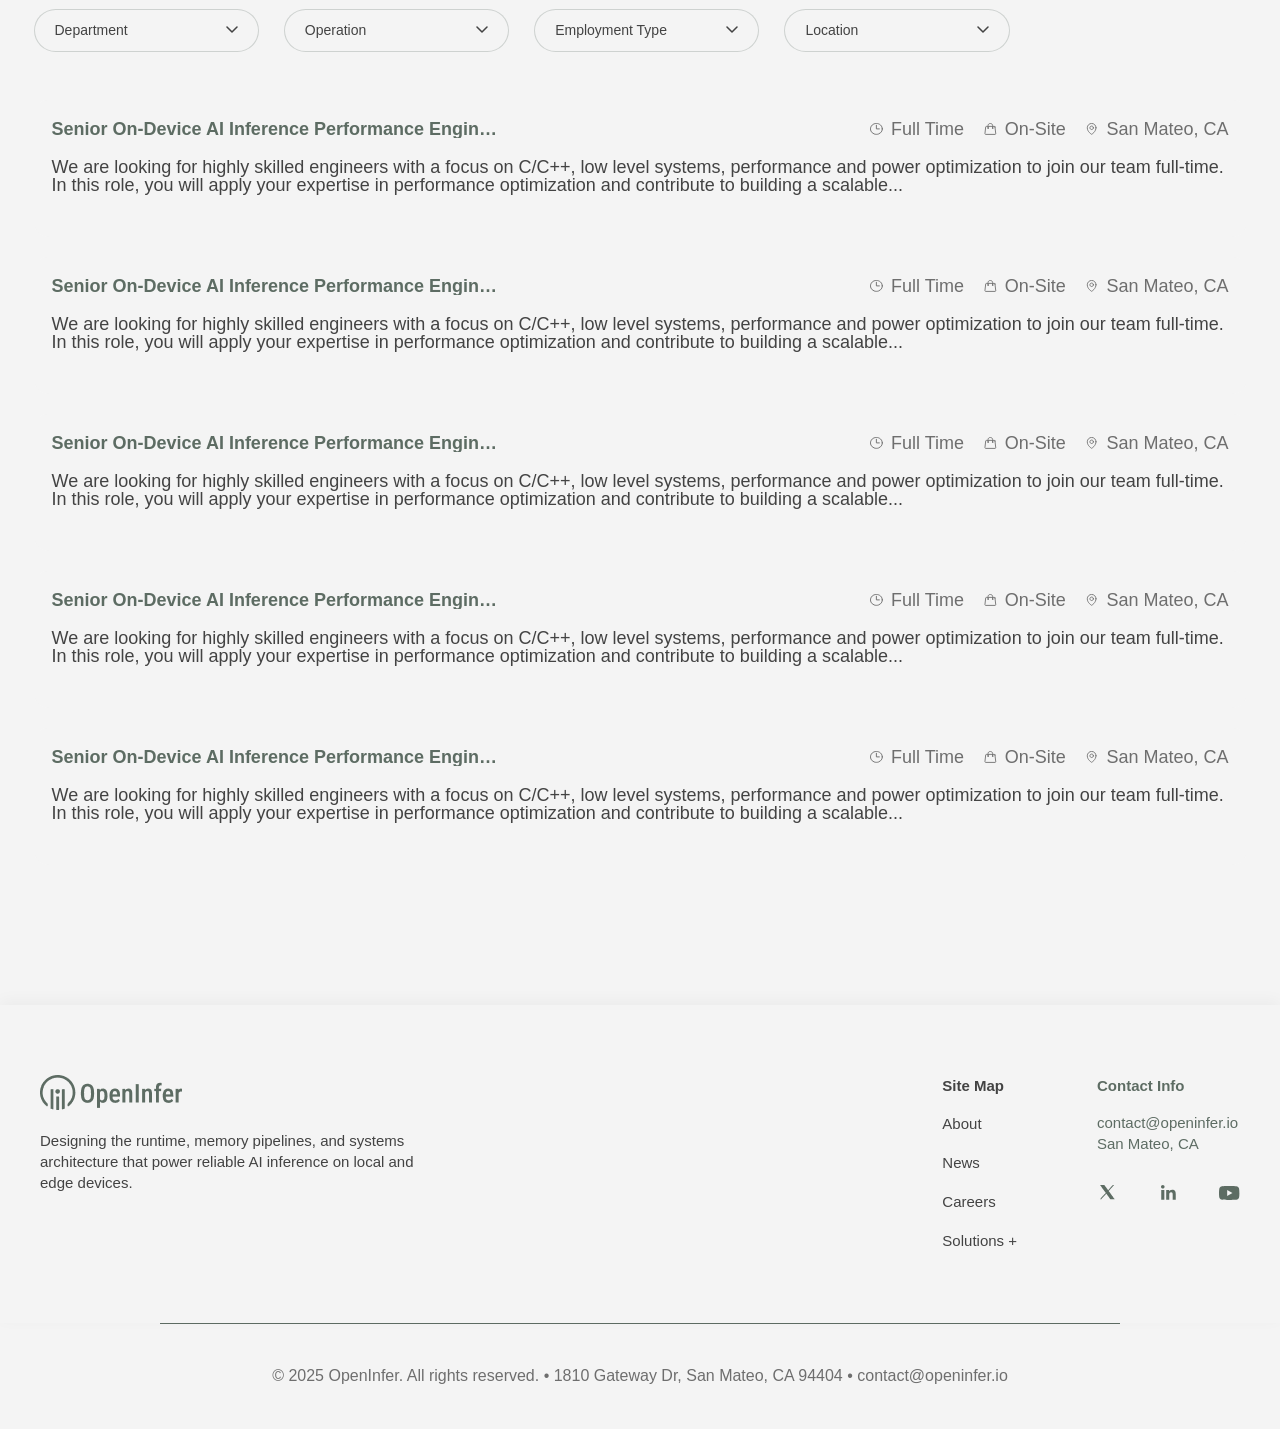
<file: careers.html>
<!DOCTYPE html>
<html lang="en">
<head>
    <meta charset="UTF-8">
    <meta name="viewport" content="width=device-width, initial-scale=1.0">
    <title>Careers - OpenInfer</title>
    <link rel="icon" type="image/x-icon" href="assets/favicon.ico">
    <link rel="icon" type="image/png" sizes="32x32" href="assets/favicon-32x32.png">
    <link rel="icon" type="image/png" sizes="16x16" href="assets/favicon-16x16.png">
    <link rel="apple-touch-icon" sizes="180x180" href="assets/apple-touch-icon.png">
    <link rel="stylesheet" href="common.css">
    <link rel="stylesheet" href="careers-styles.css">
</head>
<body>
    <nav class="navbar">
        <div class="nav-container">
            <a href="index.html" class="nav-logo">
                <img src="assets/Logo.png" alt="OpenInfer Logo">
            </a>
            <ul class="nav-menu">
                <li class="nav-item"><a href="about.html" class="nav-link">About</a></li>
                <li class="nav-item"><a href="news.html" class="nav-link">News</a></li>
                <li class="nav-item"><a href="careers.html" class="nav-link">Careers</a></li>
                <li class="nav-item"><a href="index.html#solutions" class="nav-link">Solutions +</a></li>
                <li class="nav-item"><a href="index.html#contact" class="nav-link">Contact Us</a></li>
            </ul>
            <a href="signup.html" class="signup-btn">
                <span>Sign Up</span>
                <img src="assets/Group.svg" alt="Group Icon" class="btn-icon" />
            </a>
        </div>
    </nav>

    <!-- Main Content -->
    <main class="careers-main">
        <!-- Hero Section with Animation -->
        <section class="hero-section">
            <div class="hero-container">
                <h1 class="hero-title">Why Join <span class="hero-highlight">Openinfer ?</span></h1>
                <p class="hero-description">Join OpenInfer to engineer the distributed AI framework that makes <span class="physical-ai">Physical AI</span> possible — from orchestration and compute adaptation to collective learning across machines.</p>
                <div class="hero-image">
                    <img src="assets/Group 2516.svg" alt="Compute Node Mesh">
                </div>
            </div>
        </section>

        <!-- VentureBeat Section -->
        <section class="venturebeat-section">
            <div class="venturebeat-content">
                <img src="assets/Frame 1597882077.svg" alt="VentureBeat Feature" class="venturebeat-image">
            </div>
        </section>

        <!-- Work & Wellbeing Section -->
        <section class="work-wellbeing-section">
            <div class="work-wellbeing-header">
                <h2 class="section-title">Work & Wellbeing</h2>
                <p class="section-description">Follow new releases, engineering breakthroughs, and examples of Local AI in action — all built to run closer to where your product lives.</p>
            </div>
            
            <div class="benefits-grid">
                <div class="benefit-item">
                    <div class="benefit-icon">
                        <img src="assets/Group (1).svg" alt="Medical, Dental, and Vision benefits">
                    </div>
                    <h3>Medical, Dental, and Vision benefits</h3>
                </div>
                
                <div class="benefit-item">
                    <div class="benefit-icon">
                        <img src="assets/Group (2).svg" alt="Flexible Paid Time Off">
                    </div>
                    <h3>Flexible Paid Time Off</h3>
                </div>
                
                <div class="benefit-item">
                    <div class="benefit-icon">
                        <img src="assets/Group (3).svg" alt="Parental Leave to support your family">
                    </div>
                    <h3>Parental Leave to support your family</h3>
                </div>
                
                <div class="benefit-item">
                    <div class="benefit-icon">
                        <img src="assets/Group (4).svg" alt="401(k) Plan with company matching">
                    </div>
                    <h3>401(k) Plan with company matching</h3>
                </div>
                
                <div class="benefit-item">
                    <div class="benefit-icon">
                        <img src="assets/Group (5).svg" alt="Snacks and coffee to keep you energized">
                    </div>
                    <h3>Snacks and coffee to keep you energized</h3>
                </div>
            </div>
        </section>

        <!-- Open Positions Section -->
        <section class="open-positions-section">
            <div class="positions-header">
                <h2>Open Positions</h2>
                <div class="positions-description">
                    <p>Shape the next wave of AI that is bringing intelligence to every device. Join our team pioneering technology that powers autonomous robots, transforms personal assistants, and pushes the boundaries of what's possible when AI runs on the Edge.</p>
                </div>
            </div>
            
            <div class="filters-container">
                <div class="filters-label">Filters:</div>
                <div class="filters-row">
                    <select class="filter-select">
                        <option>Department</option>
                    </select>
                    <select class="filter-select">
                        <option>Operation</option>
                    </select>
                    <select class="filter-select">
                        <option>Employment Type</option>
                    </select>
                    <select class="filter-select">
                        <option>Location</option>
                    </select>
                </div>
            </div>

            <div class="positions-list">
                <div class="position-card">
                    <div class="position-card-header">
                        <h3>Senior On-Device AI Inference Performance Engineer</h3>
                        <div class="position-meta">
                            <span class="meta-item"><img src="assets/Fulltime.svg" alt=""> Full Time</span>
                            <span class="meta-item"><img src="assets/onsite.svg" alt=""> On-Site</span>
                            <span class="meta-item"><img src="assets/location.svg" alt=""> San Mateo, CA</span>
                        </div>
                    </div>
                    <p>We are looking for highly skilled engineers with a focus on C/C++, low level systems, performance and power optimization to join our team full-time. In this role, you will apply your expertise in performance optimization and contribute to building a scalable...</p>
                    <a href="#" class="view-more">View Role <svg width="16" height="16" viewBox="0 0 16 16" fill="none" xmlns="http://www.w3.org/2000/svg"><path d="M6 3L11 8L6 13" stroke="#5D6C63" stroke-width="2" stroke-linecap="round" stroke-linejoin="round"/></svg></a>
                </div>

                <div class="position-card">
                    <div class="position-card-header">
                        <h3>Senior On-Device AI Inference Performance Engineer</h3>
                        <div class="position-meta">
                            <span class="meta-item"><img src="assets/Fulltime.svg" alt=""> Full Time</span>
                            <span class="meta-item"><img src="assets/onsite.svg" alt=""> On-Site</span>
                            <span class="meta-item"><img src="assets/location.svg" alt=""> San Mateo, CA</span>
                        </div>
                    </div>
                    <p>We are looking for highly skilled engineers with a focus on C/C++, low level systems, performance and power optimization to join our team full-time. In this role, you will apply your expertise in performance optimization and contribute to building a scalable...</p>
                    <a href="#" class="view-more">View Role <svg width="16" height="16" viewBox="0 0 16 16" fill="none" xmlns="http://www.w3.org/2000/svg"><path d="M6 3L11 8L6 13" stroke="#5D6C63" stroke-width="2" stroke-linecap="round" stroke-linejoin="round"/></svg></a>
                </div>

                <div class="position-card">
                    <div class="position-card-header">
                        <h3>Senior On-Device AI Inference Performance Engineer</h3>
                        <div class="position-meta">
                            <span class="meta-item"><img src="assets/Fulltime.svg" alt=""> Full Time</span>
                            <span class="meta-item"><img src="assets/onsite.svg" alt=""> On-Site</span>
                            <span class="meta-item"><img src="assets/location.svg" alt=""> San Mateo, CA</span>
                        </div>
                    </div>
                    <p>We are looking for highly skilled engineers with a focus on C/C++, low level systems, performance and power optimization to join our team full-time. In this role, you will apply your expertise in performance optimization and contribute to building a scalable...</p>
                    <a href="#" class="view-more">View Role <svg width="16" height="16" viewBox="0 0 16 16" fill="none" xmlns="http://www.w3.org/2000/svg"><path d="M6 3L11 8L6 13" stroke="#5D6C63" stroke-width="2" stroke-linecap="round" stroke-linejoin="round"/></svg></a>
                </div>

                <div class="position-card">
                    <div class="position-card-header">
                        <h3>Senior On-Device AI Inference Performance Engineer</h3>
                        <div class="position-meta">
                            <span class="meta-item"><img src="assets/Fulltime.svg" alt=""> Full Time</span>
                            <span class="meta-item"><img src="assets/onsite.svg" alt=""> On-Site</span>
                            <span class="meta-item"><img src="assets/location.svg" alt=""> San Mateo, CA</span>
                        </div>
                    </div>
                    <p>We are looking for highly skilled engineers with a focus on C/C++, low level systems, performance and power optimization to join our team full-time. In this role, you will apply your expertise in performance optimization and contribute to building a scalable...</p>
                    <a href="#" class="view-more">View Role <svg width="16" height="16" viewBox="0 0 16 16" fill="none" xmlns="http://www.w3.org/2000/svg"><path d="M6 3L11 8L6 13" stroke="#5D6C63" stroke-width="2" stroke-linecap="round" stroke-linejoin="round"/></svg></a>
                </div>

                <div class="position-card">
                    <div class="position-card-header">
                        <h3>Senior On-Device AI Inference Performance Engineer</h3>
                        <div class="position-meta">
                            <span class="meta-item"><img src="assets/Fulltime.svg" alt=""> Full Time</span>
                            <span class="meta-item"><img src="assets/onsite.svg" alt=""> On-Site</span>
                            <span class="meta-item"><img src="assets/location.svg" alt=""> San Mateo, CA</span>
                        </div>
                    </div>
                    <p>We are looking for highly skilled engineers with a focus on C/C++, low level systems, performance and power optimization to join our team full-time. In this role, you will apply your expertise in performance optimization and contribute to building a scalable...</p>
                    <a href="#" class="view-more">View Role <svg width="16" height="16" viewBox="0 0 16 16" fill="none" xmlns="http://www.w3.org/2000/svg"><path d="M6 3L11 8L6 13" stroke="#5D6C63" stroke-width="2" stroke-linecap="round" stroke-linejoin="round"/></svg></a>
                </div>
            </div>
        </section>
    </main>

    <!-- Footer -->
    <footer class="footer-section footer-with-shadow">
        <div class="footer-content">
            <div class="footer-brand">
                <div class="footer-logo">
                    <img src="assets/Logo.png" alt="OpenInfer Logo">
                </div>
                <p>Designing the runtime, memory pipelines, and systems architecture that power reliable AI inference on local and edge devices.</p>
            </div>
            
            <div class="footer-links">
                <div class="footer-column">
                    <h4>Site Map</h4>
                    <ul>
                        <li><a href="about.html">About</a></li>
                        <li><a href="news.html">News</a></li>
                        <li><a href="careers.html">Careers</a></li>
                        <li><a href="index.html#solutions">Solutions +</a></li>
                    </ul>
                </div>
                
                <div class="footer-column contact-column">
                    <h4>Contact Info</h4>
                    <div class="contact-info">
                        <p>contact@openinfer.io</p>
                        <p>San Mateo, CA</p>
                    </div>
                    <div class="social-links">
                        <a href="#" aria-label="Social 1">
                            <img src="assets/Vector (1).svg" alt="Social Icon 1">
                        </a>
                        <a href="#" aria-label="Social 2">
                            <img src="assets/Vector.svg" alt="Social Icon 2">
                        </a>
                        <a href="#" aria-label="Social 3">
                            <img src="assets/Subtract.svg" alt="Social Icon 3">
                        </a>
                    </div>
                </div>
            </div>
        </div>
    </footer>

    <!-- Copyright Section -->
    <section class="copyright-section">
        <div class="copyright-content">
            <p>&copy; 2025 OpenInfer. All rights reserved. &bull; 1810 Gateway Dr, San Mateo, CA 94404 &bull; contact@openinfer.io</p>
        </div>
    </section>

    <script src="common.js"></script>
</body>
</html>
</file>
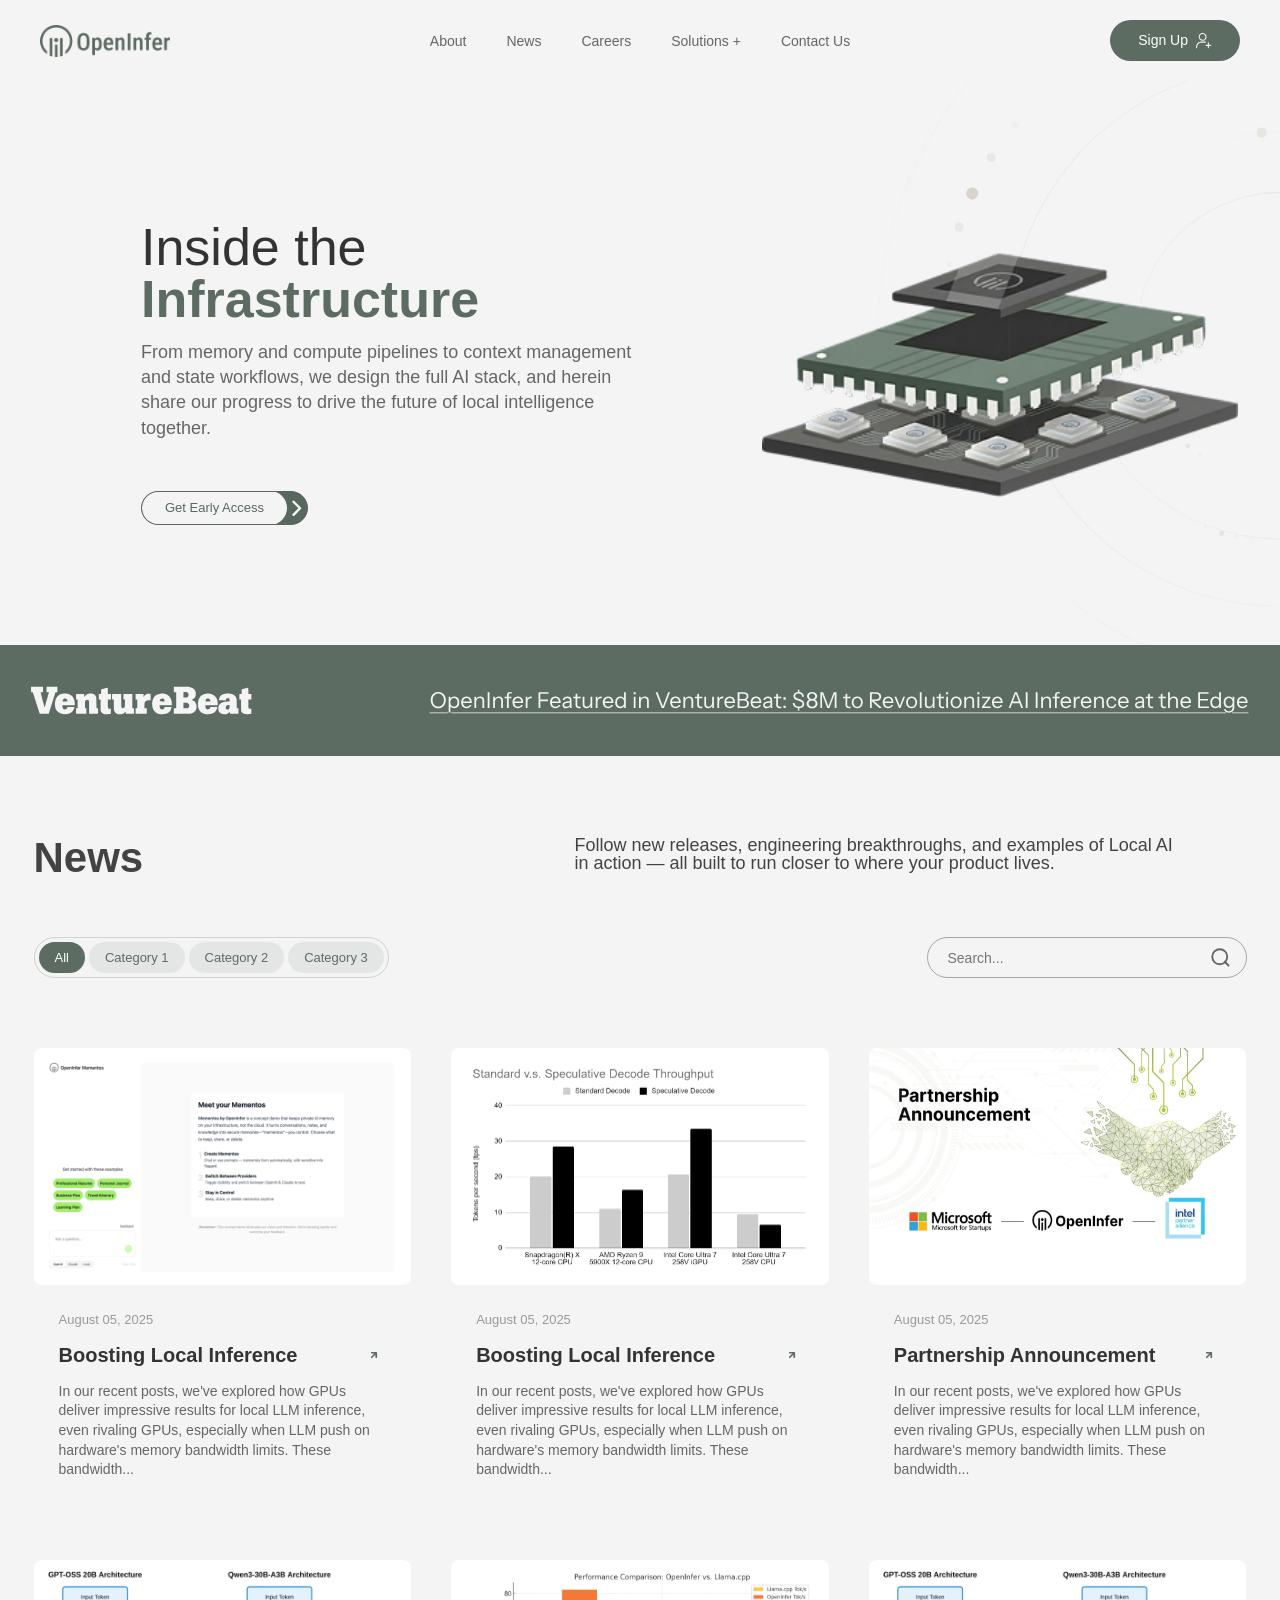
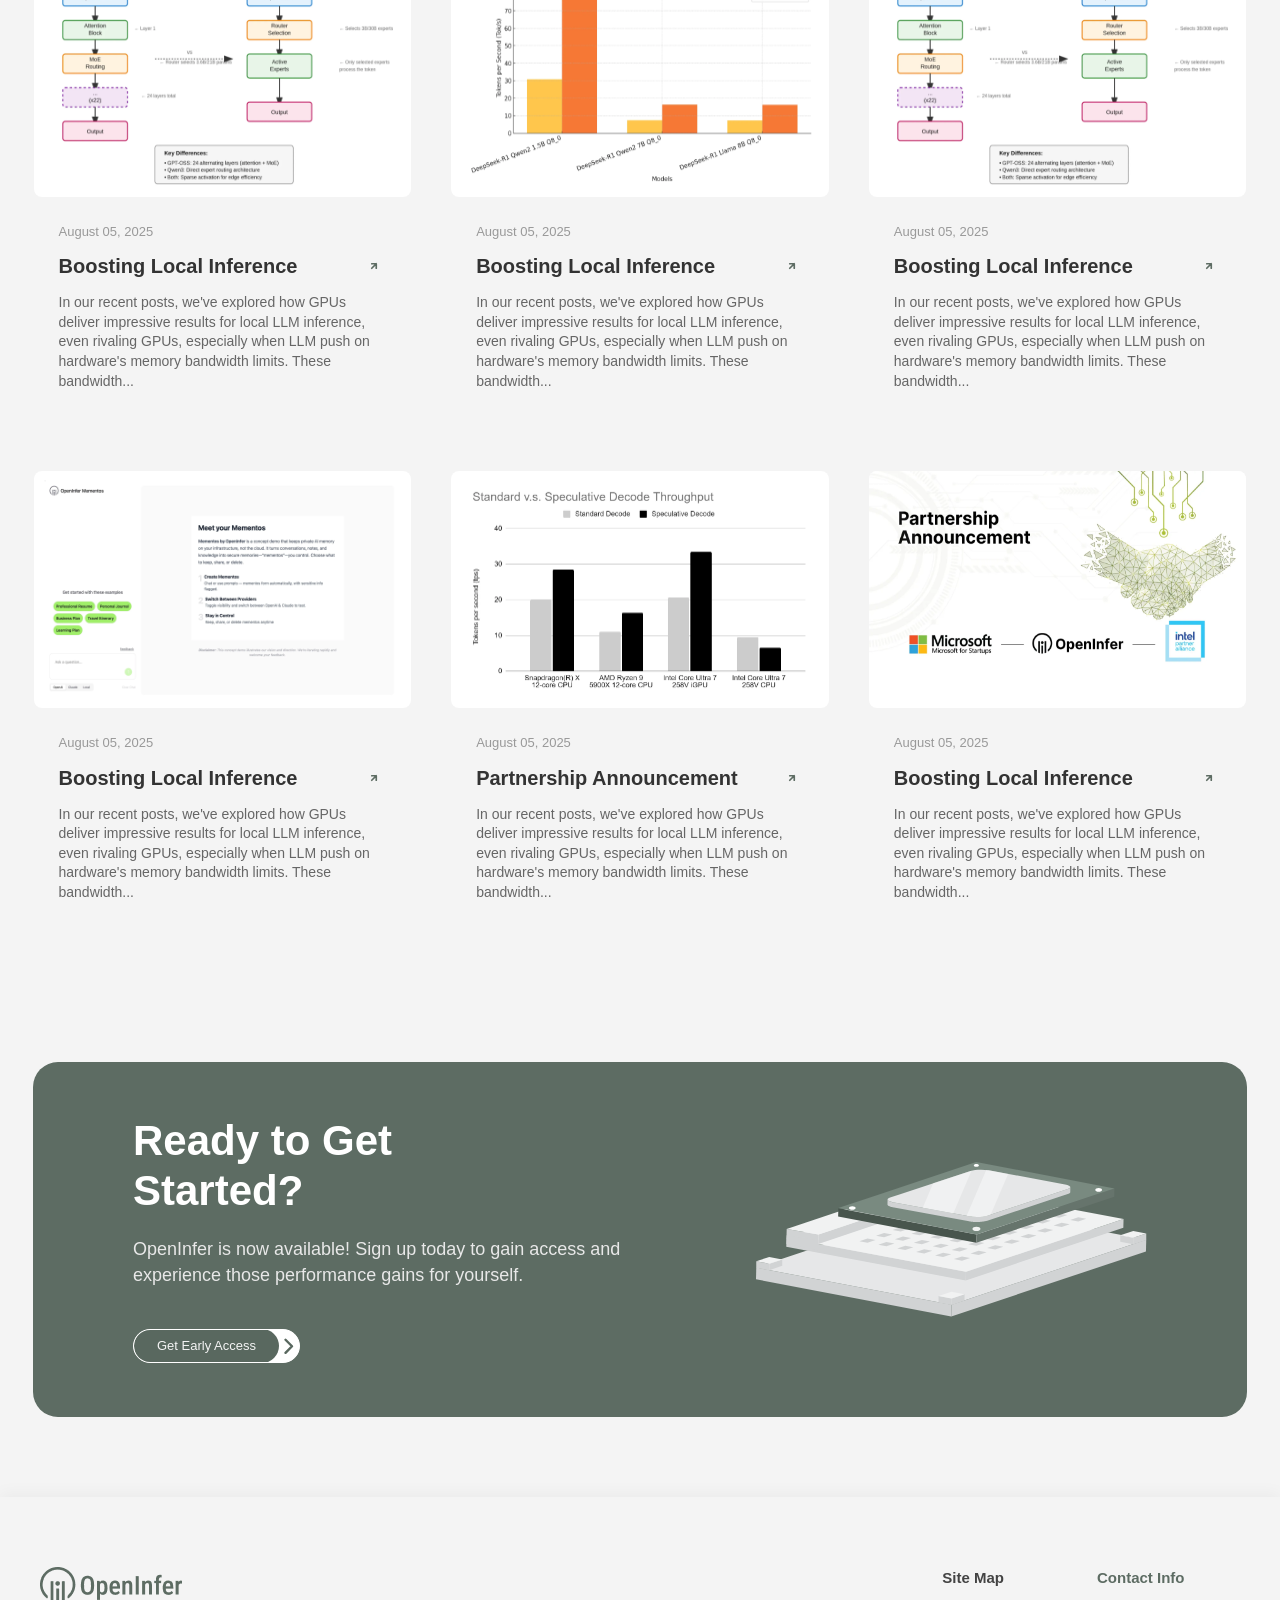
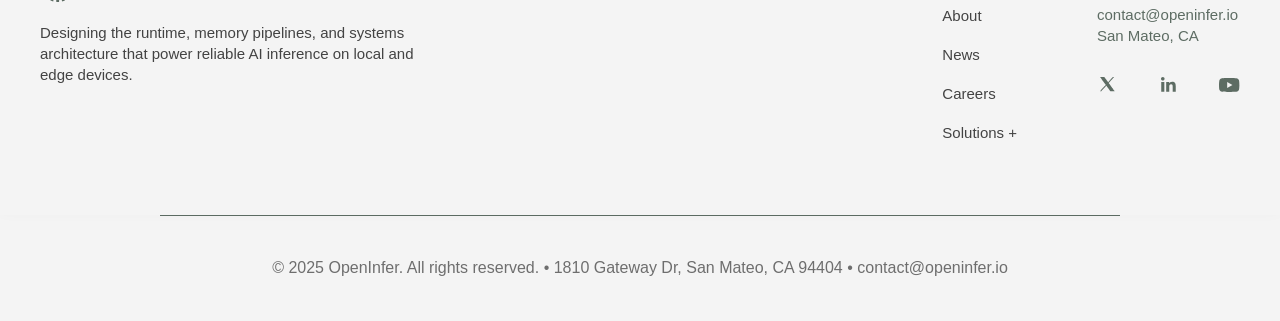
<file: news.html>
<!DOCTYPE html>
<html lang="en">
<head>
    <meta charset="UTF-8">
    <meta name="viewport" content="width=device-width, initial-scale=1.0">
    <title>News - OpenInfer</title>
    <link rel="icon" type="image/x-icon" href="assets/favicon.ico">
    <link rel="icon" type="image/png" sizes="32x32" href="assets/favicon-32x32.png">
    <link rel="icon" type="image/png" sizes="16x16" href="assets/favicon-16x16.png">
    <link rel="apple-touch-icon" sizes="180x180" href="assets/apple-touch-icon.png">
    <link rel="stylesheet" href="common.css">
    <link rel="stylesheet" href="news-styles.css">
</head>
<body>
    <nav class="navbar">
        <div class="nav-container">
            <a href="index.html" class="nav-logo">
                <img src="assets/Logo.png" alt="OpenInfer Logo">
            </a>
            <ul class="nav-menu">
                <li class="nav-item"><a href="about.html" class="nav-link">About</a></li>
                <li class="nav-item"><a href="news.html" class="nav-link">News</a></li>
                <li class="nav-item"><a href="careers.html" class="nav-link">Careers</a></li>
                <li class="nav-item"><a href="index.html#solutions" class="nav-link">Solutions +</a></li>
                <li class="nav-item"><a href="index.html#contact" class="nav-link">Contact Us</a></li>
            </ul>
            <a href="signup.html" class="signup-btn">
                <span>Sign Up</span>
                <img src="assets/Group.svg" alt="Group Icon" class="btn-icon" />
            </a>
        </div>
    </nav>

    <!-- Main Content -->
    <main class="news-main">
        <!-- Hero Section -->
        <section class="hero-section">
            <div class="hero-content">
                <div class="hero-text">
                    <h1 class="hero-title">Inside the<br><span class="hero-highlight">Infrastructure</span></h1>
                    <p class="hero-description">From memory and compute pipelines to context management and state workflows, we design the full AI stack, and herein share our progress to drive the future of local intelligence together.</p>
                    <a href="signup.html" class="cta-button">
                        <span>Get Early Access</span>
                        <svg width="12" height="12" viewBox="0 0 12 12" fill="none" xmlns="http://www.w3.org/2000/svg">
                            <path d="M4 2L8 6L4 10" stroke="#F4F4F4" stroke-width="1.5" stroke-linecap="round" stroke-linejoin="round"/>
                        </svg>
                    </a>
                </div>
                <div class="hero-image">
                    <img src="assets/unnamed@3x 2.png" alt="Infrastructure">
                </div>
            </div>
        </section>

        <!-- VentureBeat Section -->
        <section class="venturebeat-section">
            <div class="venturebeat-content">
                <img src="assets/Frame 1597882077.svg" alt="VentureBeat Feature" class="venturebeat-image">
            </div>
        </section>

        <!-- News Section -->
        <section class="news-section">
            <div class="news-header">
                <div class="news-intro">
                    <h2>News</h2>
                    <p>Follow new releases, engineering breakthroughs, and examples of Local AI in action — all built to run closer to where your product lives.</p>
                </div>
            </div>

            <div class="news-filters-row">
                <div class="news-filters">
                    <button class="filter-btn active">All</button>
                    <button class="filter-btn">Category 1</button>
                    <button class="filter-btn">Category 2</button>
                    <button class="filter-btn">Category 3</button>
                </div>
                <div class="news-search">
                    <input type="text" placeholder="Search..." class="search-input">
                    <button class="search-button">
                        <svg width="20" height="20" viewBox="0 0 16 16" fill="none" xmlns="http://www.w3.org/2000/svg">
                            <circle cx="7" cy="7" r="6" stroke="#666" stroke-width="1.5"/>
                            <path d="M11 11L14 14" stroke="#666" stroke-width="1.5" stroke-linecap="round"/>
                        </svg>
                    </button>
                </div>
            </div>

            <div class="news-grid">
                <!-- News Card 1 -->
                <article class="news-card">
                    <div class="news-card-image">
                        <img src="assets/alt1.svg" alt="News">
                    </div>
                    <div class="news-card-content">
                        <time class="news-date">August 05, 2025</time>
                        <h3 class="news-card-title">
                            Boosting Local Inference
                            <a href="#" class="news-card-link">
                                <svg width="20" height="20" viewBox="0 0 16 16" fill="none" xmlns="http://www.w3.org/2000/svg">
                                    <path d="M6 10L10 6M10 6H6M10 6V10" stroke="#5D6C63" stroke-width="1.5" stroke-linecap="round" stroke-linejoin="round"/>
                                </svg>
                            </a>
                        </h3>
                        <p class="news-card-excerpt">In our recent posts, we've explored how GPUs deliver impressive results for local LLM inference, even rivaling GPUs, especially when LLM push on hardware's memory bandwidth limits. These bandwidth...</p>
                    </div>
                </article>

                <!-- News Card 2 -->
                <article class="news-card">
                    <div class="news-card-image">
                        <img src="assets/alt2.svg" alt="News">
                    </div>
                    <div class="news-card-content">
                        <time class="news-date">August 05, 2025</time>
                        <h3 class="news-card-title">
                            Boosting Local Inference
                            <a href="#" class="news-card-link">
                                <svg width="20" height="20" viewBox="0 0 16 16" fill="none" xmlns="http://www.w3.org/2000/svg">
                                    <path d="M6 10L10 6M10 6H6M10 6V10" stroke="#5D6C63" stroke-width="1.5" stroke-linecap="round" stroke-linejoin="round"/>
                                </svg>
                            </a>
                        </h3>
                        <p class="news-card-excerpt">In our recent posts, we've explored how GPUs deliver impressive results for local LLM inference, even rivaling GPUs, especially when LLM push on hardware's memory bandwidth limits. These bandwidth...</p>
                    </div>
                </article>

                <!-- News Card 3 -->
                <article class="news-card">
                    <div class="news-card-image">
                        <img src="assets/alt3.svg" alt="News">
                    </div>
                    <div class="news-card-content">
                        <time class="news-date">August 05, 2025</time>
                        <h3 class="news-card-title">
                            Partnership Announcement
                            <a href="#" class="news-card-link">
                                <svg width="20" height="20" viewBox="0 0 16 16" fill="none" xmlns="http://www.w3.org/2000/svg">
                                    <path d="M6 10L10 6M10 6H6M10 6V10" stroke="#5D6C63" stroke-width="1.5" stroke-linecap="round" stroke-linejoin="round"/>
                                </svg>
                            </a>
                        </h3>
                        <p class="news-card-excerpt">In our recent posts, we've explored how GPUs deliver impressive results for local LLM inference, even rivaling GPUs, especially when LLM push on hardware's memory bandwidth limits. These bandwidth...</p>
                    </div>
                </article>

                <!-- News Card 4 -->
                <article class="news-card">
                    <div class="news-card-image">
                        <img src="assets/alt4.svg" alt="News">
                    </div>
                    <div class="news-card-content">
                        <time class="news-date">August 05, 2025</time>
                        <h3 class="news-card-title">
                            Boosting Local Inference
                            <a href="#" class="news-card-link">
                                <svg width="20" height="20" viewBox="0 0 16 16" fill="none" xmlns="http://www.w3.org/2000/svg">
                                    <path d="M6 10L10 6M10 6H6M10 6V10" stroke="#5D6C63" stroke-width="1.5" stroke-linecap="round" stroke-linejoin="round"/>
                                </svg>
                            </a>
                        </h3>
                        <p class="news-card-excerpt">In our recent posts, we've explored how GPUs deliver impressive results for local LLM inference, even rivaling GPUs, especially when LLM push on hardware's memory bandwidth limits. These bandwidth...</p>
                    </div>
                </article>

                <!-- News Card 5 -->
                <article class="news-card">
                    <div class="news-card-image">
                        <img src="assets/alt5.svg" alt="News">
                    </div>
                    <div class="news-card-content">
                        <time class="news-date">August 05, 2025</time>
                        <h3 class="news-card-title">
                            Boosting Local Inference
                            <a href="#" class="news-card-link">
                                <svg width="20" height="20" viewBox="0 0 16 16" fill="none" xmlns="http://www.w3.org/2000/svg">
                                    <path d="M6 10L10 6M10 6H6M10 6V10" stroke="#5D6C63" stroke-width="1.5" stroke-linecap="round" stroke-linejoin="round"/>
                                </svg>
                            </a>
                        </h3>
                        <p class="news-card-excerpt">In our recent posts, we've explored how GPUs deliver impressive results for local LLM inference, even rivaling GPUs, especially when LLM push on hardware's memory bandwidth limits. These bandwidth...</p>
                    </div>
                </article>

                <!-- News Card 9 -->
                <article class="news-card">
                    <div class="news-card-image">
                        <img src="assets/alt4.svg" alt="News">
                    </div>
                    <div class="news-card-content">
                        <time class="news-date">August 05, 2025</time>
                        <h3 class="news-card-title">
                            Boosting Local Inference
                            <a href="#" class="news-card-link">
                                <svg width="20" height="20" viewBox="0 0 16 16" fill="none" xmlns="http://www.w3.org/2000/svg">
                                    <path d="M6 10L10 6M10 6H6M10 6V10" stroke="#5D6C63" stroke-width="1.5" stroke-linecap="round" stroke-linejoin="round"/>
                                </svg>
                            </a>
                        </h3>
                        <p class="news-card-excerpt">In our recent posts, we've explored how GPUs deliver impressive results for local LLM inference, even rivaling GPUs, especially when LLM push on hardware's memory bandwidth limits. These bandwidth...</p>
                    </div>
                </article>

                <!-- News Card 6 -->
                <article class="news-card">
                    <div class="news-card-image">
                        <img src="assets/alt1.svg" alt="News">
                    </div>
                    <div class="news-card-content">
                        <time class="news-date">August 05, 2025</time>
                        <h3 class="news-card-title">
                            Boosting Local Inference
                            <a href="#" class="news-card-link">
                                <svg width="20" height="20" viewBox="0 0 16 16" fill="none" xmlns="http://www.w3.org/2000/svg">
                                    <path d="M6 10L10 6M10 6H6M10 6V10" stroke="#5D6C63" stroke-width="1.5" stroke-linecap="round" stroke-linejoin="round"/>
                                </svg>
                            </a>
                        </h3>
                        <p class="news-card-excerpt">In our recent posts, we've explored how GPUs deliver impressive results for local LLM inference, even rivaling GPUs, especially when LLM push on hardware's memory bandwidth limits. These bandwidth...</p>
                    </div>
                </article>

                <!-- News Card 7 -->
                <article class="news-card">
                    <div class="news-card-image">
                        <img src="assets/alt2.svg" alt="News">
                    </div>
                    <div class="news-card-content">
                        <time class="news-date">August 05, 2025</time>
                        <h3 class="news-card-title">
                            Partnership Announcement
                            <a href="#" class="news-card-link">
                                <svg width="20" height="20" viewBox="0 0 16 16" fill="none" xmlns="http://www.w3.org/2000/svg">
                                    <path d="M6 10L10 6M10 6H6M10 6V10" stroke="#5D6C63" stroke-width="1.5" stroke-linecap="round" stroke-linejoin="round"/>
                                </svg>
                            </a>
                        </h3>
                        <p class="news-card-excerpt">In our recent posts, we've explored how GPUs deliver impressive results for local LLM inference, even rivaling GPUs, especially when LLM push on hardware's memory bandwidth limits. These bandwidth...</p>
                    </div>
                </article>

                <!-- News Card 8 -->
                <article class="news-card">
                    <div class="news-card-image">
                        <img src="assets/alt3.svg" alt="News">
                    </div>
                    <div class="news-card-content">
                        <time class="news-date">August 05, 2025</time>
                        <h3 class="news-card-title">
                            Boosting Local Inference
                            <a href="#" class="news-card-link">
                                <svg width="20" height="20" viewBox="0 0 16 16" fill="none" xmlns="http://www.w3.org/2000/svg">
                                    <path d="M6 10L10 6M10 6H6M10 6V10" stroke="#5D6C63" stroke-width="1.5" stroke-linecap="round" stroke-linejoin="round"/>
                                </svg>
                            </a>
                        </h3>
                        <p class="news-card-excerpt">In our recent posts, we've explored how GPUs deliver impressive results for local LLM inference, even rivaling GPUs, especially when LLM push on hardware's memory bandwidth limits. These bandwidth...</p>
                    </div>
                </article>
            </div>
        </section>

        <!-- CTA Section -->
        <section class="cta-section">
            <div class="cta-content">
                <div class="cta-text">
                    <h2>Ready to Get Started?</h2>
                    <p>OpenInfer is now available! Sign up today to gain access and experience those performance gains for yourself.</p>
                    <a href="signup.html" class="cta-button">
                        <span>Get Early Access</span>
                        <svg width="12" height="12" viewBox="0 0 12 12" fill="none" xmlns="http://www.w3.org/2000/svg">
                            <path d="M4 2L8 6L4 10" stroke="#59685f" stroke-width="1.5" stroke-linecap="round" stroke-linejoin="round"/>
                        </svg>
                    </a>
                </div>
                <div class="cta-image">
                    <img src="assets/get.svg" alt="Get Started">
                </div>
            </div>
        </section>
    </main>

    <!-- Footer -->
    <footer class="footer-section footer-with-shadow">
        <div class="footer-content">
            <div class="footer-brand">
                <div class="footer-logo">
                    <img src="assets/Logo.png" alt="OpenInfer Logo">
                </div>
                <p>Designing the runtime, memory pipelines, and systems architecture that power reliable AI inference on local and edge devices.</p>
            </div>
            
            <div class="footer-links">
                <div class="footer-column">
                    <h4>Site Map</h4>
                    <ul>
                        <li><a href="about.html">About</a></li>
                        <li><a href="news.html">News</a></li>
                        <li><a href="careers.html">Careers</a></li>
                        <li><a href="index.html#solutions">Solutions +</a></li>
                    </ul>
                </div>
                
                <div class="footer-column contact-column">
                    <h4>Contact Info</h4>
                    <div class="contact-info">
                        <p>contact@openinfer.io</p>
                        <p>San Mateo, CA</p>
                    </div>
                    <div class="social-links">
                        <a href="#" aria-label="Social 1">
                            <img src="assets/Vector (1).svg" alt="Social Icon 1">
                        </a>
                        <a href="#" aria-label="Social 2">
                            <img src="assets/Vector.svg" alt="Social Icon 2">
                        </a>
                        <a href="#" aria-label="Social 3">
                            <img src="assets/Subtract.svg" alt="Social Icon 3">
                        </a>
                    </div>
                </div>
            </div>
        </div>
    </footer>

    <!-- Copyright Section -->
    <section class="copyright-section">
        <div class="copyright-content">
            <p>&copy; 2025 OpenInfer. All rights reserved. &bull; 1810 Gateway Dr, San Mateo, CA 94404 &bull; contact@openinfer.io</p>
        </div>
    </section>

    <script src="common.js"></script>
</body>
</html>
</file>
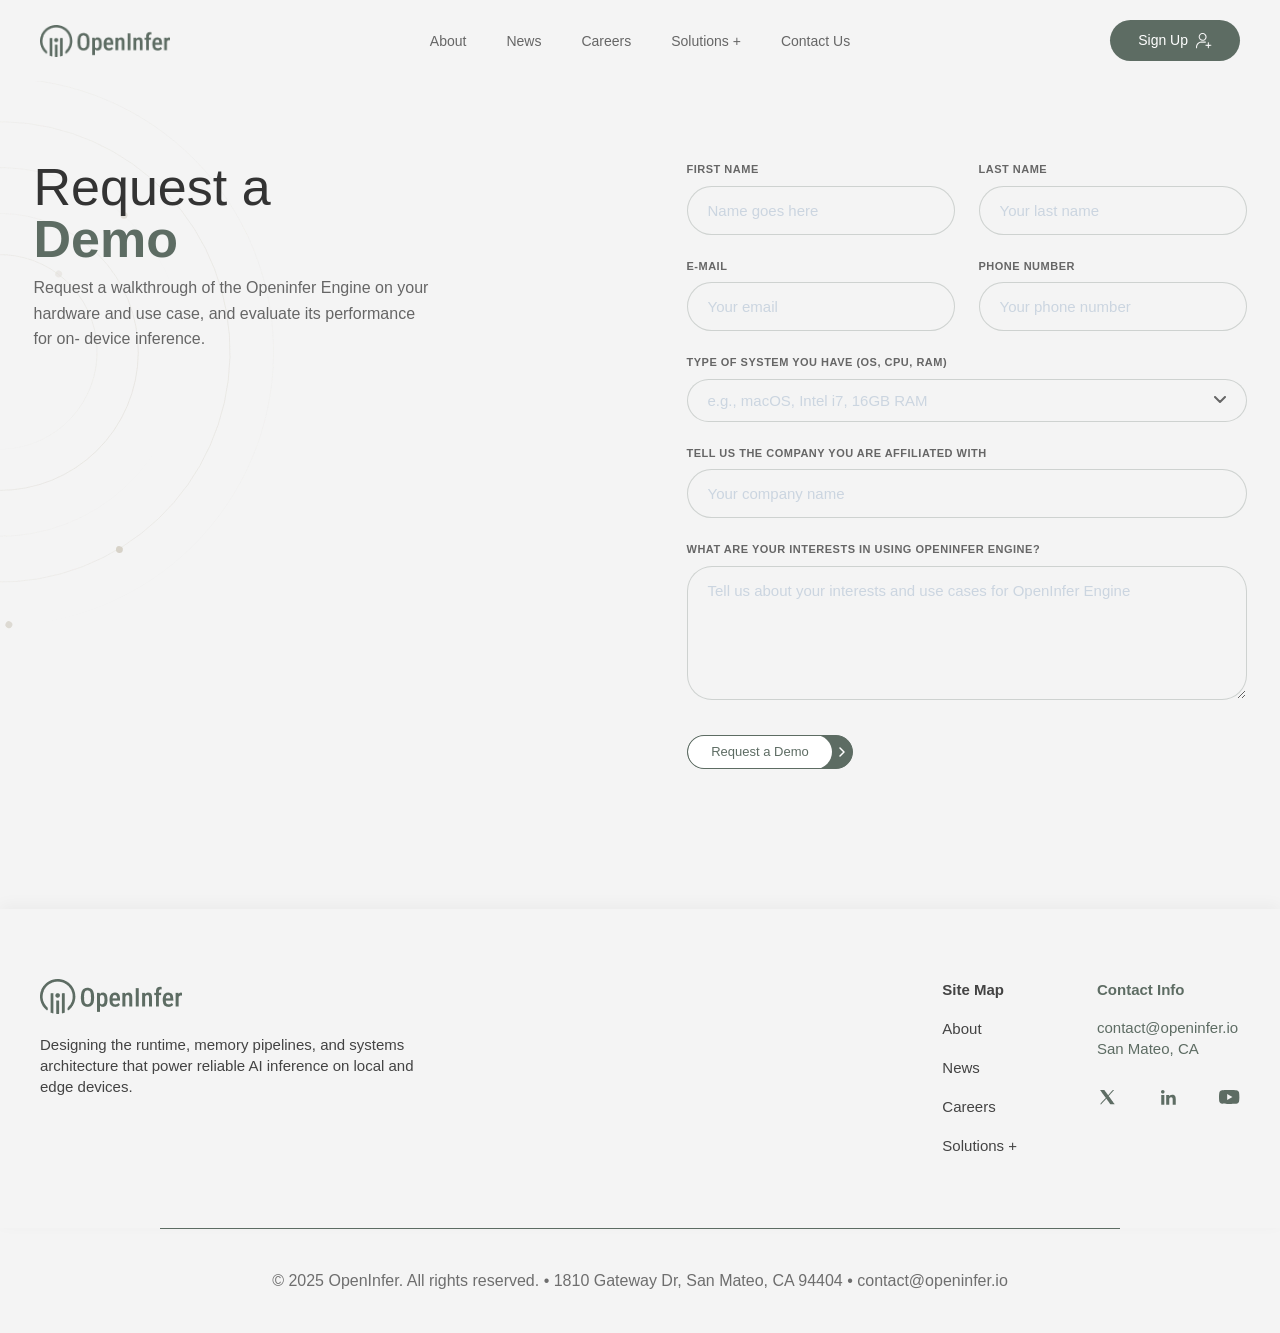
<file: signup.html>
<!DOCTYPE html>
<html lang="en">
<head>
    <meta charset="UTF-8">
    <meta name="viewport" content="width=device-width, initial-scale=1.0">
    <title>Request a Demo - OpenInfer</title>
    <link rel="icon" type="image/x-icon" href="assets/favicon.ico">
    <link rel="icon" type="image/png" sizes="32x32" href="assets/favicon-32x32.png">
    <link rel="icon" type="image/png" sizes="16x16" href="assets/favicon-16x16.png">
    <link rel="apple-touch-icon" sizes="180x180" href="assets/apple-touch-icon.png">
    <link rel="stylesheet" href="common.css">
    <link rel="stylesheet" href="signup-styles.css">
</head>
<body>
    <nav class="navbar">
        <div class="nav-container">
            <a href="index.html" class="nav-logo">
                <img src="assets/Logo.png" alt="OpenInfer Logo">
            </a>
            <ul class="nav-menu">
                <li class="nav-item"><a href="about.html" class="nav-link">About</a></li>
                <li class="nav-item"><a href="news.html" class="nav-link">News</a></li>
                <li class="nav-item"><a href="careers.html" class="nav-link">Careers</a></li>
                <li class="nav-item"><a href="index.html#solutions" class="nav-link">Solutions +</a></li>
                <li class="nav-item"><a href="index.html#contact" class="nav-link">Contact Us</a></li>
            </ul>
            <a href="signup.html" class="signup-btn">
                <span>Sign Up</span>
                <img src="assets/Group.svg" alt="Group Icon" class="btn-icon" />
            </a>
        </div>
    </nav>

    <!-- Main Content -->
    <main class="signup-main">
        <div class="signup-animation">
            <img src="assets/animation.svg" alt="Background Animation" class="signup-animation-svg" />
        </div>
        <div class="signup-container">
            <!-- Left Side - Title and Description -->
            <div class="signup-left">
                <h1 class="signup-title">Request a<br><span class="title-highlight">Demo</span></h1>
                <p class="signup-description">Request a walkthrough of the Openinfer Engine on your hardware and use case, and evaluate its performance for on- device inference.</p>
            </div>

            <!-- Right Side - Form -->
            <div class="signup-right">
                <form class="signup-form" id="signupForm">
                    <div class="form-row">
                        <div class="form-group">
                            <label for="firstName">FIRST NAME</label>
                            <input type="text" id="firstName" name="firstName" placeholder="Name goes here" required>
                        </div>
                        <div class="form-group">
                            <label for="lastName">LAST NAME</label>
                            <input type="text" id="lastName" name="lastName" placeholder="Your last name" required>
                        </div>
                    </div>

                    <div class="form-row">
                        <div class="form-group">
                            <label for="email">E-MAIL</label>
                            <input type="email" id="email" name="email" placeholder="Your email" required>
                        </div>
                        <div class="form-group">
                            <label for="phone">PHONE NUMBER</label>
                            <input type="tel" id="phone" name="phone" placeholder="Your phone number" required>
                        </div>
                    </div>

                    <div class="form-group full-width">
                        <label for="systemType">TYPE OF SYSTEM YOU HAVE (OS, CPU, RAM)</label>
                        <select id="systemType" name="systemType" required>
                            <option value="" disabled selected>e.g., macOS, Intel i7, 16GB RAM</option>
                            <option value="macos-intel-16gb">macOS, Intel i7, 16GB RAM</option>
                            <option value="macos-m1-16gb">macOS, M1, 16GB RAM</option>
                            <option value="macos-m2-32gb">macOS, M2, 32GB RAM</option>
                            <option value="windows-intel-16gb">Windows, Intel i7, 16GB RAM</option>
                            <option value="windows-intel-32gb">Windows, Intel i9, 32GB RAM</option>
                            <option value="windows-amd-16gb">Windows, AMD Ryzen 7, 16GB RAM</option>
                            <option value="windows-amd-32gb">Windows, AMD Ryzen 9, 32GB RAM</option>
                            <option value="linux-intel-16gb">Linux, Intel i7, 16GB RAM</option>
                            <option value="linux-amd-16gb">Linux, AMD Ryzen 7, 16GB RAM</option>
                            <option value="other">Other</option>
                        </select>
                    </div>

                    <div class="form-group full-width">
                        <label for="company">TELL US THE COMPANY YOU ARE AFFILIATED WITH</label>
                        <input type="text" id="company" name="company" placeholder="Your company name" required>
                    </div>

                    <div class="form-group full-width">
                        <label for="interests">WHAT ARE YOUR INTERESTS IN USING OPENINFER ENGINE?</label>
                        <textarea id="interests" name="interests" rows="6" placeholder="Tell us about your interests and use cases for OpenInfer Engine" required></textarea>
                    </div>

                    <button type="submit" class="submit-btn">
                        <span class="submit-text">Request a Demo</span>
                        <div class="submit-arrow">
                            <svg width="12" height="12" viewBox="0 0 12 12" fill="none" xmlns="http://www.w3.org/2000/svg">
                                <path d="M4 2L8 6L4 10" stroke="white" stroke-width="1.5" stroke-linecap="round" stroke-linejoin="round"/>
                            </svg>
                        </div>
                    </button>
                </form>
            </div>
        </div>
    </main>

    <!-- Footer -->
    <footer class="footer-section footer-with-shadow">
        <div class="footer-content">
            <div class="footer-brand">
                <div class="footer-logo">
                    <img src="assets/Logo.png" alt="OpenInfer Logo">
                </div>
                <p>Designing the runtime, memory pipelines, and systems architecture that power reliable AI inference on local and edge devices.</p>
            </div>
            
            <div class="footer-links">
                <div class="footer-column">
                    <h4>Site Map</h4>
                    <ul>
                        <li><a href="about.html">About</a></li>
                        <li><a href="news.html">News</a></li>
                        <li><a href="careers.html">Careers</a></li>
                        <li><a href="index.html#solutions">Solutions +</a></li>
                    </ul>
                </div>
                
                <div class="footer-column contact-column">
                    <h4>Contact Info</h4>
                    <div class="contact-info">
                        <p>contact@openinfer.io</p>
                        <p>San Mateo, CA</p>
                    </div>
                    <div class="social-links">
                        <a href="#" aria-label="Social 1">
                            <img src="assets/Vector (1).svg" alt="Social Icon 1">
                        </a>
                        <a href="#" aria-label="Social 2">
                            <img src="assets/Vector.svg" alt="Social Icon 2">
                        </a>
                        <a href="#" aria-label="Social 3">
                            <img src="assets/Subtract.svg" alt="Social Icon 3">
                        </a>
                    </div>
                </div>
            </div>
        </div>
    </footer>

    <!-- Copyright Section -->
    <section class="copyright-section">
        <div class="copyright-content">
            <p>&copy; 2025 OpenInfer. All rights reserved. &bull; 1810 Gateway Dr, San Mateo, CA 94404 &bull; contact@openinfer.io</p>
        </div>
    </section>

    <script src="common.js"></script>
</body>
</html>
</file>
<file: common.css>
/**
 * Common styles shared across all pages
 * This file should be included first before page-specific styles
 */

/* Reset and Base Styles */
* {
    margin: 0;
    padding: 0;
    box-sizing: border-box;
}

body {
    font-family: 'Instrument Sans', sans-serif;
    font-weight: 400;
    color: #434343;
    background-color: #F4F4F4;
    line-height: 1.5;
    overflow-x: hidden;
}

a {
    text-decoration: none;
    color: inherit;
}

ul {
    list-style: none;
}

/* Navigation Bar */
.navbar {
    width: 100%;
    padding: 20px 144px;
    background-color: #F4F4F4;
    position: sticky;
    top: 0;
    z-index: 1000;
}

.nav-container {
    display: flex;
    justify-content: space-between;
    align-items: center;
    max-width: 1500px;
    margin: 0 auto;
}

.logo, .nav-logo {
    display: flex;
    align-items: center;
}

.logo img, .nav-logo img {
    height: 32px;
    width: auto;
}

.nav-menu {
    display: flex;
    gap: 40px;
    align-items: center;
}

.nav-menu a, .nav-link {
    font-size: 14px;
    color: #666;
    transition: all 0.3s ease;
    position: relative;
    padding-bottom: 2px;
}

.nav-menu a:hover, .nav-link:hover {
    color: #5D6C63;
    transform: translateY(-2px);
}

.nav-menu a::after {
    content: '';
    position: absolute;
    bottom: 0;
    left: 0;
    width: 0;
    height: 2px;
    background: #5D6C63;
    transition: width 0.3s ease;
}

.nav-menu a:hover::after {
    width: 100%;
}

.plus-icon {
    font-size: 18px;
    font-weight: 400;
    margin-left: 4px;
}

.sign-up-btn, .signup-btn {
    background-color: #5D6C63;
    color: #fff;
    padding: 10px 28px;
    border: none;
    border-radius: 25px;
    font-size: 14px;
    font-weight: 500;
    cursor: pointer;
    transition: all 0.3s;
    display: flex;
    align-items: center;
    gap: 8px;
}

.sign-up-btn .btn-icon, .signup-btn .btn-icon {
    width: 16px;
    height: 16px;
}

.sign-up-btn:hover, .signup-btn:hover {
    background-color: #4a5550;
    transform: scale(1.05);
}

/* Footer Section */
.footer-section {
    width: 100%;
    max-width: 1500px;
    margin: 0 auto;
    padding: 70px 141px;
    background-color: #F4F4F4;
}

.footer-content {
    display: flex;
    justify-content: space-between;
    width: 100%;
    gap: 80px;
}

.footer-brand {
    flex: 1;
    display: flex;
    flex-direction: column;
    gap: 20px;
    max-width: 400px;
}

.footer-logo {
    width: 142px;
    height: 35px;
}

.footer-logo img {
    width: 100%;
    height: 100%;
    object-fit: contain;
}

.footer-brand p {
    font-size: 15px;
    line-height: 140%;
    color: #434343;
}

.footer-links {
    display: flex;
    gap: 80px;
}

.footer-column {
    display: flex;
    flex-direction: column;
    gap: 15px;
}

.footer-column h4 {
    font-size: 15px;
    font-weight: 600;
    color: #434343;
}

.footer-column ul {
    display: flex;
    flex-direction: column;
    gap: 15px;
}

.footer-column a {
    font-size: 15px;
    color: #434343;
    transition: all 0.3s ease;
    white-space: nowrap;
}

.footer-column a:hover {
    color: #5D6C63;
    transform: translateX(3px);
}

.contact-column h4 {
    font-size: 15px;
    font-weight: 600;
    color: #5D6C63;
}

.contact-info p {
    font-size: 15px;
    line-height: 140%;
    color: #5D6C63;
    margin: 0;
}

.social-links {
    display: flex;
    gap: 40px;
    margin-top: 16px;
}

.social-links a {
    display: flex;
    align-items: center;
    justify-content: center;
    transition: all 0.3s;
}

.social-links a:hover {
    opacity: 0.7;
}

.social-links img {
    width: 21px;
    height: 15px;
    object-fit: contain;
}

/* Copyright Section */
.copyright-section {
    width: 100%;
    min-height: 80px;
    padding: 30px 141px;
    background-color: #F4F4F4;
    display: flex;
    align-items: center;
    justify-content: center;
    position: relative;
}

.copyright-section::before {
    content: '';
    position: absolute;
    top: 0;
    left: 50%;
    transform: translateX(-50%);
    width: 75%;
    border-top: 0.25px solid #5D6C63;
}

.copyright-content {
    width: 100%;
    text-align: center;
}

.copyright-content p {
    font-size: 16px;
    line-height: 1.6;
    color: #6E6E6E;
    margin: 0;
    padding: 10px 0;
}

/* Utility Classes */
.read-more {
    color: #5D6C63;
    cursor: pointer;
    font-weight: 500;
}

/* Footer shadow for non-homepage pages */
.footer-with-shadow {
    box-shadow: 0px -4px 15px 0px rgba(0, 0, 0, 0.04);
    position: relative;
    z-index: 10;
}

/* Responsive */
@media (max-width: 1500px) {
    .navbar,
    .footer-section {
        padding-left: 40px;
        padding-right: 40px;
    }
}
</file>
<file: styles.css>
/**
 * Homepage specific styles
 * Common styles are in common.css
 */

/* Page-specific styles start here */

/* Hero Section */
.hero-section {
    width: 1500px;
    height: 624.0018920898438px;
    margin: 0 auto;
    padding: 128px 144px;
    display: flex;
    flex-direction: column;
    align-items: center;
    justify-content: center;
    gap: 87px;
    background-color: #F4F4F4;
    position: relative;
    overflow: hidden;
}

.hero-animation {
    position: absolute;
    top: 50%;
    width: 75%;
    height: 120%;
    display: flex;
    align-items: center;
    justify-content: center;
    z-index: 0;
    opacity: 1;
    filter: contrast(1.5) brightness(1.1);
    pointer-events: none;
}

.hero-animation-left {
    left: 0;
    transform: translate(-50%, -50%);
}

.hero-animation-right {
    right: 0;
    transform: translate(50%, -50%);
}

.hero-animation-svg {
    width: 100%;
    height: auto;
    max-width: none;
    object-fit: contain;
}

.hero-content {
    width: 100%;
    display: flex;
    flex-direction: column;
    align-items: center;
    justify-content: center;
    gap: 32px;
    position: relative;
    z-index: 1;
}

.hero-title {
    width: 766px;
    height: 141px;
    font-family: 'Instrument Sans', sans-serif;
    font-weight: 400;
    font-size: 52px;
    line-height: 100%;
    letter-spacing: 0%;
    text-align: center;
    color: #434343;
}

.hero-title-highlight {
    font-family: 'Instrument Sans', sans-serif;
    font-weight: 600;
    font-style: normal;
    font-size: 52px;
    line-height: 100%;
    letter-spacing: 0%;
    text-align: center;
    background: #5D6C63;
    -webkit-background-clip: text;
    -webkit-text-fill-color: transparent;
    background-clip: text;
    display: inline;
}

.hero-subtitle {
    width: 620px;
    height: 54px;
    text-align: center;
    font-size: 16px;
    line-height: 150%;
    color: #666;
    opacity: 1;
}

.hero-features {
    width: 620px;
    height: 88.00189971923828px;
    display: flex;
    justify-content: space-between;
    align-items: center;
    margin: 20px auto 0;
    opacity: 1;
}

.feature-item {
    display: flex;
    flex-direction: column;
    align-items: center;
    gap: 12px;
}

.feature-icon {
    width: 48px;
    height: 48px;
    display: flex;
    align-items: center;
    justify-content: center;
}

.feature-icon img {
    width: 100%;
    height: 100%;
    object-fit: contain;
}

.feature-item p {
    font-size: 14px;
    color: #666;
    text-align: center;
}

/* Reality of Edge Section */
.reality-section {
    width: 1500px;
    height: 496px;
    margin: 0 auto;
    padding: 100px 144px;
    background: #5D6C63;
    display: flex;
    flex-direction: column;
    gap: 20px;
}

.reality-section .section-content {
    display: flex;
    flex-direction: column;
    gap: 15px;
    color: #fff;
}

.section-title {
    font-size: 42px;
    font-weight: 600;
    text-align: center;
    line-height: 120%;
}

.section-description {
    font-size: 16px;
    line-height: 150%;
    text-align: center;
    max-width: 900px;
    margin: 0 auto;
}

.challenges-title {
    font-size: 18px;
    font-weight: 600;
    text-align: center;
    margin: 10px 0 20px 0;
}

.challenges-diagram {
    position: relative;
    width: 100%;
    max-width: 1200px;
    margin: 0 auto;
    display: flex;
    justify-content: center;
    align-items: center;
}

.challenges-image {
    max-width: 100%;
    height: auto;
    opacity: 1;
}



/* OpenInfer Capability Section */
.capability-section {
    width: 1500px;
    min-height: 957px;
    margin: 0 auto;
    padding: 100px 144px;
    background-color: #F4F4F4;
    display: flex;
    flex-direction: column;
    gap: 87px;
}

.capability-section .section-content {
    display: flex;
    flex-direction: column;
    gap: 32px;
}

.capability-section .section-title {
    color: #5D6C63;
}

.capability-section .section-description {
    color: #5D6C63;
}

.capability-diagram {
    width: 100%;
    display: flex;
    justify-content: center;
    align-items: center;
    margin-top: 40px;
}

.solution-diagram-img {
    width: 1120.625px;
    height: 636px;
    opacity: 1;
    object-fit: contain;
}

/* Topology-Aware Edge Infrastructure Section */
.topology-section {
    width: 1500px;
    min-height: 1207.6319580078125px;
    margin: 0 auto;
    padding: 100px 144px;
    background-color: #F4F4F4;
    display: flex;
    flex-direction: column;
    gap: 87px;
    position: relative;
    border-top: 0.5px solid #5D6C63;
}

.topology-section .section-content {
    display: flex;
    flex-direction: column;
    gap: 24px;
}

.topology-section .section-title {
    color: #5D6C63;
}

.topology-section .section-description {
    font-family: 'Instrument Sans', sans-serif;
    font-weight: 500;
    font-style: normal;
    font-size: 22px;
    line-height: 140%;
    letter-spacing: 0%;
    text-align: center;
    color: #5D6C63;
}

.section-subdescription {
    font-family: 'Instrument Sans', sans-serif;
    font-weight: 500;
    font-style: normal;
    font-size: 22px;
    line-height: 140%;
    letter-spacing: 0%;
    text-align: center;
    max-width: 900px;
    margin: 0 auto;
    color: #5D6C63;
}

.topology-cards {
    display: flex;
    flex-direction: column;
    gap: 77px;
    margin-top: 40px;
    align-items: center;
    position: relative;
}

.topology-card {
    width: 1006.2470703125px;
    height: 219.2105712890625px;
    display: flex;
    flex-direction: row;
    align-items: center;
    gap: 40px;
    opacity: 1;
    background: #F4F4F4;
    position: sticky;
    transition: all 0.4s cubic-bezier(0.4, 0, 0.2, 1);
    transform-origin: top center;
}

.topology-card:nth-child(1) {
    top: 100px;
    z-index: 1;
}

.topology-card:nth-child(2) {
    top: 100px;
    z-index: 2;
}

.topology-card:nth-child(3) {
    top: 100px;
    z-index: 3;
}

.topology-image {
    width: 337.2470397949219px;
    height: 219.2105712890625px;
    display: flex;
    justify-content: center;
    align-items: center;
}

.topology-image img {
    width: 337.2470397949219px;
    height: 219.2105712890625px;
    opacity: 1;
    border-bottom-right-radius: 15px;
    object-fit: cover;
}

.topology-card p {
    flex: 1;
    font-size: 14px;
    line-height: 160%;
    color: #666;
    text-align: left;
}

/* OpenInfer Whitepaper Card */
.whitepaper-section {
    width: 1500px;
    margin: 0 auto;
    padding: 0 143px;
    display: flex;
    justify-content: center;
}

.whitepaper-card {
    width: 1214px;
    height: 381px;
    background: linear-gradient(90deg, #536259 0%, #5D6C63 100%);
    border-radius: 25px;
    padding: 100px;
    display: flex;
    justify-content: space-between;
    align-items: center;
    gap: 21px;
    color: #fff;
    opacity: 1;
}

.whitepaper-content {
    flex: 1;
    display: flex;
    flex-direction: column;
    gap: 20px;
}

.whitepaper-content h2 {
    font-size: 36px;
    font-weight: 600;
}

.whitepaper-content p {
    font-size: 16px;
    line-height: 150%;
    opacity: 0.9;
}

.whitepaper-link {
    display: inline-flex;
    align-items: center;
    width: 143.6083984375px;
    height: 34.515625px;
    padding: 0;
    margin-top: 12px;
    border: 1px solid #FFFFFF;
    border-radius: 125px;
    background: #FFFFFF;
    text-decoration: none;
    transition: all 0.3s ease;
    box-shadow: none;
    overflow: hidden;
}

.whitepaper-link .whitepaper-text {
    display: flex;
    align-items: center;
    justify-content: center;
    width: 123px;
    height: 33.48508834838867px;
    border-radius: 125px;
    background: #59685f;
    color: #F4F4F4;
    font-size: 13px;
    font-weight: 400;
    padding: 0 16px;
}

.whitepaper-link .whitepaper-arrow {
    display: flex;
    align-items: center;
    justify-content: center;
    width: calc(143.6083984375px - 123px);
    height: 34.515625px;
    background: #FFFFFF;
    flex-shrink: 0;
    transition: transform 0.3s ease;
}

.whitepaper-link .whitepaper-arrow svg {
    width: 12px;
    height: 12px;
}

.whitepaper-link:hover .whitepaper-arrow {
    transform: translateX(2px);
}

.whitepaper-image {
    width: 347px;
    height: 181px;
    background: transparent;
    border-radius: 12px;
    overflow: hidden;
    opacity: 1;
}

.whitepaper-image img {
    width: 100%;
    height: 100%;
    object-fit: cover;
}

/* Market Segment Offering Section */
.market-section {
    width: 1500px;
    height: 629px;
    margin: 0 auto;
    padding: 100px 144px;
    background-color: #F4F4F4;
    display: flex;
    flex-direction: column;
    gap: 87px;
}

.market-section .section-content {
    display: flex;
    flex-direction: column;
    gap: 40px;
}

.market-section .section-title {
    color: #5D6C63;
}

.market-grid {
    display: flex;
    gap: 40px;
    justify-content: center;
}

.market-card {
    width: 367px;
    min-height: 349px;
    border: 1px solid #5D6C6326;
    border-radius: 15px;
    padding: 30px;
    display: flex;
    flex-direction: column;
    gap: 10px;
    opacity: 1;
    background-color: #FFFFFF;
    box-shadow: 0px 0px 18.8px 0px #00000008;
}

.market-card h3 {
    font-family: 'Instrument Sans', sans-serif;
    font-size: 20px;
    font-weight: 600;
    font-style: normal;
    line-height: 100%;
    letter-spacing: 0%;
    text-align: center;
    color: #434343;
}

.market-card p {
    font-family: 'Instrument Sans', sans-serif;
    font-size: 15px;
    font-weight: 400;
    font-style: normal;
    line-height: 120%;
    letter-spacing: 0%;
    text-align: center;
    color: #434343;
}

.market-tags {
    display: flex;
    flex-direction: column;
    gap: 8px;
    margin-top: 12px;
    text-align: center;
}

.market-tags strong {
    font-family: 'Instrument Sans', sans-serif;
    font-size: 15px;
    font-weight: 600;
    color: #434343;
}

.market-tags span {
    font-family: 'Instrument Sans', sans-serif;
    font-size: 14px;
    font-weight: 400;
    line-height: 120%;
    color: #434343;
}


/* OpenInfer Partners Section */
.partners-section {
    width: 1500px;
    height: 126px;
    margin: 0 auto;
    padding: 43px 143px;
    background: linear-gradient(90deg, #536259 0%, #5D6C63 100%);
    display: flex;
    align-items: center;
    justify-content: center;
    gap: 21px;
    opacity: 1;
}

.partners-content {
    display: flex;
    align-items: center;
    justify-content: space-between;
    width: 100%;
    color: #fff;
    height: 100%;
}

.partners-content h2 {
    font-family: 'Instrument Sans', sans-serif;
    font-size: 55px;
    font-weight: 600;
    font-style: normal;
    line-height: 140%;
    letter-spacing: 0%;
}

.partners-logos {
    display: flex;
    gap: 40px;
    align-items: center;
    flex: 1;
    justify-content: flex-end;
}

.partners-image {
    max-width: 100%;
    height: auto;
}


/* Inside OpenInfer Infrastructure Section */
.infrastructure-section {
    width: 1500px;
    height: 859.759765625px;
    margin: 0 auto;
    padding: 100px 144px;
    background-color: #F4F4F4;
    display: flex;
    flex-direction: column;
    gap: 87px;
}

.infrastructure-section .section-content {
    display: flex;
    flex-direction: column;
    gap: 32px;
}

.infrastructure-section .section-title {
    width: 684px;
    height: 30px;
    margin: 0 auto;
    font-family: 'Instrument Sans', sans-serif;
    font-size: 42px;
    font-weight: 600;
    font-style: normal;
    line-height: 140%;
    letter-spacing: 0%;
    text-align: center;
    color: #5D6C63;
    opacity: 1;
}

.infrastructure-section .section-description {
    width: 828px;
    height: 47px;
    margin: 0 auto;
    font-family: 'Instrument Sans', sans-serif;
    font-size: 22px;
    font-weight: 500;
    font-style: normal;
    line-height: 140%;
    letter-spacing: 0%;
    text-align: center;
    color: #5D6C63;
    opacity: 1;
}

.blog-grid {
    display: grid;
    grid-template-columns: 454px 726px;
    grid-template-rows: auto auto;
    gap: 32px;
    margin-top: 40px;
}

.partnership-card {
    grid-column: 1;
    grid-row: 1 / 3;
}

.technical-card {
    grid-column: 2;
    grid-row: 1;
}

.casestudy-card {
    grid-column: 2;
    grid-row: 2;
}


.partnership-card {
    width: 454px;
    height: 100%;
    min-height: 527px;
    padding: 1px;
    background: #FFFFFF;
    border: 1px solid #5D6C6326;
    border-radius: 25px;
    opacity: 1;
    display: flex;
    flex-direction: column;
    gap: 0;
}

.partnership-image {
    width: 452px;
    height: 219px;
    border-top-left-radius: 25px;
    border-top-right-radius: 25px;
    opacity: 1;
    object-fit: cover;
}

.partnership-card .blog-content {
    padding: 24px;
    display: flex;
    flex-direction: column;
    gap: 12px;
}

.partnership-date {
    width: 127px;
    height: 12px;
    font-family: 'Instrument Sans', sans-serif;
    font-size: 16px;
    font-weight: 600;
    font-style: normal;
    line-height: 100%;
    letter-spacing: 0%;
    color: #5D6C63;
    opacity: 1;
}

.partnership-title {
    width: 404px;
    height: 54px;
    font-family: 'Instrument Sans', sans-serif;
    font-size: 20px;
    font-weight: 600;
    font-style: normal;
    line-height: 100%;
    letter-spacing: 0%;
    color: #434343;
    opacity: 1;
    margin-bottom: 16px;
}

.partnership-description {
    width: 404px;
    height: 85px;
    font-family: 'Instrument Sans', sans-serif;
    font-size: 18px;
    font-weight: 400;
    font-style: normal;
    line-height: 100%;
    letter-spacing: 0%;
    color: #434343;
    opacity: 1;
    margin-bottom: 16px;
}

.partnership-button {
    display: inline-flex;
    align-items: center;
    width: 166.515625px;
    height: 34.515625px;
    padding: 0;
    border: 1px solid #5D6C63;
    border-radius: 125px;
    background: #5D6C63;
    text-decoration: none;
    transition: all 0.3s ease;
    opacity: 1;
    overflow: hidden;
}

.partnership-button .button-text {
    display: flex;
    align-items: center;
    justify-content: center;
    width: 146.96969604492188px;
    height: 33.48508834838867px;
    border-radius: 125px;
    background: #FFFFFF;
    color: #5D6C63;
    font-size: 13px;
    font-weight: 400;
    padding: 0 16px;
}

.partnership-button .button-arrow {
    display: flex;
    align-items: center;
    justify-content: center;
    width: calc(166.515625px - 146.96969604492188px);
    height: 34.515625px;
    background: #5D6C63;
    flex-shrink: 0;
    transition: transform 0.3s ease;
}

.partnership-button .button-arrow svg {
    width: 12px;
    height: 12px;
}

.partnership-button:hover .button-arrow {
    transform: translateX(2px);
}

.technical-card {
    width: 726px;
    height: 247.515625px;
    border-radius: 25px;
    border: 1px solid #5D6C6326;
    padding: 30px;
    gap: 10px;
    opacity: 1;
    background: #FFFFFF;
}

.technical-date {
    width: 152px;
    height: 12px;
    font-family: 'Instrument Sans', sans-serif;
    font-size: 16px;
    font-weight: 600;
    font-style: normal;
    line-height: 100%;
    letter-spacing: 0%;
    color: #5D6C63;
    opacity: 1;
}

.technical-title {
    width: 458px;
    height: 34px;
    font-family: 'Instrument Sans', sans-serif;
    font-size: 20px;
    font-weight: 600;
    font-style: normal;
    line-height: 100%;
    letter-spacing: 0%;
    color: #434343;
    opacity: 1;
    margin-top: 10px;
    margin-bottom: 10px;
}

.technical-description {
    width: 666px;
    height: 49px;
    font-family: 'Instrument Sans', sans-serif;
    font-size: 18px;
    font-weight: 400;
    font-style: normal;
    line-height: 100%;
    letter-spacing: 0%;
    color: #434343;
    opacity: 1;
    margin-bottom: 16px;
}

.casestudy-card {
    width: 726px;
    height: 247.515625px;
    border-radius: 25px;
    border: 1px solid #5D6C6326;
    padding: 30px;
    gap: 10px;
    opacity: 1;
    background: #FFFFFF;
}

.casestudy-date {
    width: 146px;
    height: 12px;
    font-family: 'Instrument Sans', sans-serif;
    font-size: 16px;
    font-weight: 600;
    font-style: normal;
    line-height: 100%;
    letter-spacing: 0%;
    color: #5D6C63;
    opacity: 1;
}

.casestudy-title {
    width: 666px;
    height: 14px;
    font-family: 'Instrument Sans', sans-serif;
    font-size: 20px;
    font-weight: 600;
    font-style: normal;
    line-height: 100%;
    letter-spacing: 0%;
    color: #434343;
    opacity: 1;
    margin-top: 10px;
    margin-bottom: 10px;
}

.casestudy-description {
    width: 666px;
    height: 49px;
    font-family: 'Instrument Sans', sans-serif;
    font-size: 18px;
    font-weight: 400;
    font-style: normal;
    line-height: 100%;
    letter-spacing: 0%;
    color: #434343;
    opacity: 1;
    margin-bottom: 16px;
}


/* Interested in Local AI Section */
.local-ai-section {
    width: 1500px;
    height: 344.515625px;
    margin: 0 auto;
    padding: 100px 143px;
    background: linear-gradient(90deg, #536259 0%, #5D6C63 100%);
    display: flex;
    flex-direction: column;
    align-items: center;
    justify-content: center;
    gap: 21px;
}

.local-ai-content {
    display: flex;
    flex-direction: column;
    align-items: center;
    gap: 20px;
    color: #fff;
    text-align: center;
}

.local-ai-content h2 {
    width: 424px;
    height: 30px;
    margin: 0 auto;
    font-family: 'Instrument Sans', sans-serif;
    font-size: 42px;
    font-weight: 600;
    font-style: normal;
    line-height: 140%;
    letter-spacing: 0%;
    text-align: center;
    color: #F4F4F4;
    opacity: 1;
}

.local-ai-content p {
    width: 522px;
    height: 38px;
    margin: 0 auto;
    font-family: 'Instrument Sans', sans-serif;
    font-size: 18px;
    font-weight: 400;
    font-style: normal;
    line-height: 140%;
    letter-spacing: 0%;
    text-align: center;
    color: #F4F4F4;
    opacity: 1;
}

.cta-button {
    display: inline-flex;
    align-items: center;
    width: 166.515625px;
    height: 34.515625px;
    padding: 0;
    margin-top: 20px;
    border: 1px solid #FFFFFF;
    border-radius: 125px;
    background: #FFFFFF;
    text-decoration: none;
    transition: all 0.3s ease;
    opacity: 1;
    overflow: hidden;
}

.cta-button .cta-text {
    display: flex;
    align-items: center;
    justify-content: center;
    width: 146.96969604492188px;
    height: 33.48508834838867px;
    border-radius: 125px;
    background: #59685f;
    color: #F4F4F4;
    font-size: 13px;
    font-weight: 400;
    padding: 0 16px;
}

.cta-button .cta-arrow {
    display: flex;
    align-items: center;
    justify-content: center;
    width: calc(166.515625px - 146.96969604492188px);
    height: 34.515625px;
    background: #FFFFFF;
    flex-shrink: 0;
    transition: transform 0.3s ease;
}

.cta-button .cta-arrow svg {
    width: 12px;
    height: 12px;
}

.cta-button:hover .cta-arrow {
    transform: translateX(2px);
}

/* Responsive adjustments */
@media (max-width: 1500px) {
    .hero-section,
    .reality-section,
    .capability-section,
    .topology-section,
    .whitepaper-section,
    .market-section,
    .partners-section,
    .infrastructure-section,
    .local-ai-section {
        width: 100%;
    }
}
</file>
<file: about-styles.css>
/**
 * About page specific styles
 * Common styles are in common.css
 */

/* Page-specific styles */

/* Main Content */
.about-main {
    min-height: calc(100vh - 200px);
    position: relative;
    background-color: #F4F4F4;
}

/* Hero Section */
.hero-section {
    width: 100%;
    max-width: 1500px;
    margin: 0 auto;
    padding: 80px 141px 60px;
    text-align: center;
    position: relative;
    overflow: hidden;
}

.hero-title {
    font-family: 'Instrument Sans', sans-serif;
    font-size: 52px;
    font-weight: 400;
    font-style: normal;
    line-height: 100%;
    letter-spacing: 0%;
    text-align: center;
    color: #333;
    margin-bottom: 60px;
    position: relative;
    z-index: 2;
    width: 1212px;
    max-width: 100%;
    margin-left: auto;
    margin-right: auto;
    opacity: 1;
}

.hero-highlight {
    font-family: 'Instrument Sans', sans-serif;
    font-size: 52px;
    font-weight: 600;
    font-style: normal;
    line-height: 100%;
    letter-spacing: 0%;
    text-align: center;
    color: #5D6C63;
}

.hero-diagram {
    width: 736px;
    height: 540px;
    max-width: 100%;
    margin: 0 auto;
    position: relative;
    z-index: 2;
    opacity: 1;
}

.hero-diagram img {
    width: 100%;
    height: 100%;
    display: block;
    object-fit: contain;
}

/* Hero Animation Background */
.hero-section::before {
    content: '';
    position: absolute;
    left: 0;
    top: 35%;
    transform: translate(-50%, -50%);
    width: 900px;
    height: 1000px;
    background-image: url('assets/animation.svg');
    background-size: contain;
    background-repeat: no-repeat;
    background-position: center;
    z-index: 0;
    opacity: 1;
    filter: contrast(2) brightness(1.3);
    pointer-events: none;
}

/* About Description Section */
.about-description-section {
    width: 100%;
    background-color: #5D6C63;
    padding: 80px 0;
}

.about-description-content {
    max-width: 1500px;
    margin: 0 auto;
    padding: 0;
    display: flex;
    gap: 74px;
    align-items: center;
    justify-content: center;
    position: relative;
    width: 1213px;
    height: 316px;
    opacity: 1;
}

.about-description-content::after {
    content: '';
    position: absolute;
    left: calc(646px + 70px);
    top: 50%;
    transform: translateY(-50%);
    width: 0.3px;
    height: 60%;
    background-color: #F4F4F4;
    opacity: 0.5;
}

.description-left {
    flex: 1;
    color: #fff;
}

.description-left h2 {
    font-family: 'Instrument Sans', sans-serif;
    font-size: 40px;
    font-weight: 600;
    font-style: normal;
    line-height: 100%;
    letter-spacing: 0%;
    margin-bottom: 30px;
    color: #F4F4F4;
    width: 626px;
    max-width: 100%;
    height: auto;
    opacity: 1;
}

.description-left p {
    font-family: 'Instrument Sans', sans-serif;
    font-size: 18px;
    font-weight: 400;
    font-style: normal;
    line-height: 120%;
    letter-spacing: 0%;
    color: #F4F4F4;
    width: 646px;
    max-width: 100%;
    height: auto;
    opacity: 1;
}

.description-right {
    width: 419px;
    height: 115.5389633178711px;
    flex-shrink: 0;
    gap: 40px;
    opacity: 1;
    display: flex;
    align-items: center;
    justify-content: center;
}

.venture-image {
    width: 100%;
    height: 100%;
    object-fit: contain;
}

/* Investors Section */
.investors-section {
    width: 100%;
    max-width: 1500px;
    height: auto;
    min-height: 362px;
    margin: 0 auto;
    padding: 0;
    gap: 76px;
    opacity: 1;
    display: flex;
    align-items: center;
    justify-content: center;
    background-color: #F4F4F4;
}

.investors-image {
    width: 1500px;
    max-width: 100%;
    height: auto;
    object-fit: contain;
}

/* Edge Inference Section */
.edge-inference-section {
    width: 100%;
    max-width: 1500px;
    margin: 0 auto;
    padding: 80px 141px;
    display: flex;
    flex-direction: column;
    align-items: center;
    gap: 60px;
}

.edge-header {
    width: 732px;
    height: 71px;
    gap: 10px;
    opacity: 1;
    display: flex;
    flex-direction: column;
    align-items: center;
    justify-content: center;
}

.edge-inference-section h2 {
    font-family: 'Instrument Sans', sans-serif;
    font-size: 42px;
    font-weight: 600;
    font-style: normal;
    line-height: 140%;
    letter-spacing: 0%;
    text-align: center;
    color: #5D6C63;
    margin: 0;
}

.section-subtitle {
    font-family: 'Instrument Sans', sans-serif;
    font-size: 22px;
    font-weight: 500;
    font-style: normal;
    line-height: 140%;
    letter-spacing: 0%;
    text-align: center;
    color: #5D6C63;
    width: 359px;
    height: 16px;
    opacity: 1;
    margin: 0;
}

.inference-video {
    width: 974px;
    height: 547px;
    opacity: 1;
    border: 1px solid rgba(93, 108, 99, 0.15);
    border-radius: 15px;
    background-color: #E8E8E8;
    display: flex;
    align-items: center;
    justify-content: center;
    transition: all 0.3s ease;
    cursor: pointer;
    overflow: hidden;
    padding: 0;
}

.inference-video:hover {
    transform: scale(1.02);
    border-color: rgba(93, 108, 99, 0.4);
    box-shadow: 0 8px 20px rgba(93, 108, 99, 0.15);
}

.inference-video img {
    width: 110%;
    height: 110%;
    object-fit: cover;
    transition: transform 0.3s ease;
    margin: -5%;
}

.inference-video:hover img {
    transform: scale(1.05);
}

/* Founders Section */
.founders-section {
    width: 100%;
    max-width: 1500px;
    margin: 0 auto;
    padding: 0 141px 60px 141px;
    position: relative;
}

.founders-section::after {
    content: '';
    position: absolute;
    bottom: 20px;
    left: 50%;
    transform: translateX(-50%);
    width: 90%;
    height: 0.3px;
    background-color: #5D6C63;
    opacity: 0.3;
}

.founders-container {
    width: 1224px;
    height: 298px;
    gap: 80px;
    opacity: 1;
    display: flex;
    justify-content: center;
    margin: 0 auto;
}

.founder-card {
    width: 572px;
    height: 198px;
    gap: 50px;
    opacity: 1;
    display: flex;
    align-items: flex-start;
}

.founder-image {
    width: 198px;
    height: 198px;
    border-radius: 151.7px;
    overflow: hidden;
    flex-shrink: 0;
    opacity: 1;
}

.founder-image img {
    width: 100%;
    height: 100%;
    object-fit: cover;
}

.founder-info {
    width: 324px;
    display: flex;
    flex-direction: column;
    gap: 20px;
}

.founder-header {
    width: 324px;
    height: 44px;
    gap: 18px;
    opacity: 1;
    display: flex;
    flex-direction: column;
}

.founder-name {
    font-family: 'Instrument Sans', sans-serif;
    font-size: 16px;
    font-weight: 600;
    font-style: normal;
    line-height: 100%;
    letter-spacing: 0%;
    color: #5D6C63;
    width: auto;
    height: 12px;
    opacity: 1;
    margin: 0;
}

.founder-title {
    font-family: 'Instrument Sans', sans-serif;
    font-size: 20px;
    font-weight: 600;
    font-style: normal;
    line-height: 100%;
    letter-spacing: 0%;
    color: #434343;
    width: auto;
    height: 14px;
    opacity: 1;
    margin: 0;
}

.founder-bio {
    font-family: 'Instrument Sans', sans-serif;
    font-size: 18px;
    font-weight: 400;
    font-style: normal;
    line-height: 100%;
    letter-spacing: 0%;
    color: #434343;
    width: 324px;
    opacity: 1;
    margin: 0;
}

/* Team Section */
.team-section {
    width: 100%;
    max-width: 1500px;
    margin: 0 auto;
    padding: 60px 141px 60px 141px;
    position: relative;
}

.team-section::after {
    content: '';
    position: absolute;
    bottom: 20px;
    left: 50%;
    transform: translateX(-50%);
    width: 90%;
    height: 0.3px;
    background-color: #5D6C63;
    opacity: 0.3;
}

.team-section h2 {
    font-family: 'Instrument Sans', sans-serif;
    font-size: 42px;
    font-weight: 600;
    font-style: normal;
    line-height: 140%;
    letter-spacing: 0%;
    text-align: center;
    color: #5D6C63;
    width: 289px;
    height: 30px;
    margin: 0 auto 60px;
    opacity: 1;
}

.team-grid {
    width: 1214px;
    gap: 60px;
    opacity: 1;
    display: grid;
    grid-template-columns: repeat(4, 1fr);
    margin: 0 auto;
}

.team-grid-centered {
    margin-top: 60px;
    width: 1214px;
    grid-template-columns: repeat(4, 1fr);
    margin-left: auto;
    margin-right: auto;
}

.team-grid-centered .team-member:first-child {
    grid-column: 2;
}

.team-grid-centered .team-member:last-child {
    grid-column: 3;
}

.team-member {
    width: 284px;
    gap: 0;
    opacity: 1;
    border-radius: 15px;
    padding: 20px;
    background: rgba(93, 108, 99, 0.06);
    display: flex;
    flex-direction: column;
    align-items: center;
    text-align: center;
}

.member-image {
    width: 121px;
    height: 121px;
    min-width: 121px;
    min-height: 121px;
    max-width: 121px;
    max-height: 121px;
    border-radius: 50%;
    overflow: hidden;
    margin: 0 0 8px 0;
    opacity: 1;
    flex-shrink: 0;
}

.member-image img {
    width: 121px;
    height: 121px;
    object-fit: cover;
    display: block;
    border-radius: 50%;
}

.team-member h4 {
    font-family: 'Instrument Sans', sans-serif;
    font-size: 20px;
    font-weight: 600;
    font-style: normal;
    line-height: 100%;
    letter-spacing: 0%;
    text-align: center;
    color: #434343;
    width: 132px;
    height: 20px;
    opacity: 1;
    margin: 0 0 6px 0;
    padding: 0;
}

.member-title {
    font-family: 'Instrument Sans', sans-serif;
    font-size: 13px;
    font-weight: 600;
    color: #5D6C63;
    margin: 0 0 8px 0;
    padding: 0;
}

.member-bio {
    font-family: 'Instrument Sans', sans-serif;
    font-size: 15px;
    font-weight: 400;
    font-style: normal;
    line-height: 120%;
    letter-spacing: 0%;
    text-align: center;
    color: #666;
    width: 245px;
    height: 90px;
    opacity: 1;
    margin: 0;
    padding: 0;
}

.member-bio .read-more {
    font-weight: 700;
    font-style: normal;
}

/* Advisors Section */
.advisors-section {
    width: 100%;
    max-width: 1500px;
    margin: 0 auto;
    padding: 40px 141px 100px;
}

.advisors-section h2 {
    font-family: 'Instrument Sans', sans-serif;
    font-size: 42px;
    font-weight: 600;
    font-style: normal;
    line-height: 140%;
    letter-spacing: 0%;
    text-align: center;
    color: #5D6C63;
    width: 289px;
    height: 30px;
    margin: 0 auto 60px;
    opacity: 1;
}

.advisors-grid {
    display: grid;
    grid-template-columns: repeat(3, 1fr);
    gap: 20px;
    max-width: 892px;
    margin: 0 auto;
}

.advisors-grid-centered {
    margin-top: 40px;
    grid-template-columns: repeat(2, 1fr);
    gap: 20px;
    max-width: 588px;
}

.advisor-card {
    width: 284px;
    gap: 0;
    opacity: 1;
    border-radius: 15px;
    padding: 20px;
    background: rgba(93, 108, 99, 0.06);
    display: flex;
    flex-direction: column;
    align-items: center;
    text-align: center;
}

.advisor-image {
    width: 121px;
    height: 121px;
    min-width: 121px;
    min-height: 121px;
    max-width: 121px;
    max-height: 121px;
    border-radius: 50%;
    overflow: hidden;
    margin: 0 0 8px 0;
    opacity: 1;
    flex-shrink: 0;
}

.advisor-image img {
    width: 121px;
    height: 121px;
    object-fit: cover;
    display: block;
    border-radius: 50%;
}

.advisor-card h4 {
    font-family: 'Instrument Sans', sans-serif;
    font-size: 20px;
    font-weight: 600;
    font-style: normal;
    line-height: 100%;
    letter-spacing: 0%;
    text-align: center;
    color: #434343;
    width: 132px;
    height: 20px;
    opacity: 1;
    margin: 0 0 6px 0;
    padding: 0;
}

.advisor-title {
    font-family: 'Instrument Sans', sans-serif;
    font-size: 13px;
    font-weight: 600;
    color: #5D6C63;
    margin: 0 0 8px 0;
    padding: 0;
}

.advisor-bio {
    font-family: 'Instrument Sans', sans-serif;
    font-size: 15px;
    font-weight: 400;
    font-style: normal;
    line-height: 120%;
    letter-spacing: 0%;
    text-align: center;
    color: #666;
    width: 245px;
    height: 90px;
    opacity: 1;
    margin: 0;
    padding: 0;
}

.advisor-bio .read-more {
    font-weight: 700;
    font-style: normal;
}

.advisor-link {
    font-family: 'Instrument Sans', sans-serif;
    font-size: 13px;
    font-weight: 500;
    color: #5D6C63;
    text-decoration: underline;
    transition: color 0.3s ease;
}

.advisor-link:hover {
    color: #434343;
}


/* Responsive */
@media (max-width: 1500px) {
    .hero-section,
    .about-description-section,
    .team-section,
    .advisors-section {
        padding-left: 40px;
        padding-right: 40px;
    }
}
</file>
<file: careers-styles.css>
/**
 * Careers page specific styles
 * Common styles are in common.css
 */

/* Page-specific styles */

.careers-main {
    position: relative;
    background-color: #F4F4F4;
}

/* Hero Section */
.hero-section {
    width: 100%;
    max-width: 1500px;
    margin: 0 auto;
    padding: 140px 144px 120px;
    position: relative;
    z-index: 1;
    overflow: hidden;
}

/* Hero Animation Background */
.hero-section::before {
    content: '';
    position: absolute;
    right: 0;
    top: 50%;
    transform: translate(50%, -50%);
    width: 1100px;
    height: 1200px;
    background-image: url('assets/animation.svg');
    background-size: contain;
    background-repeat: no-repeat;
    background-position: center;
    z-index: 0;
    opacity: 1;
    filter: contrast(2) brightness(1.3);
    pointer-events: none;
}

.hero-container {
    width: 1212px;
    height: 452px;
    margin: 0 auto;
    display: flex;
    flex-direction: column;
    align-items: center;
    gap: 50px;
    position: relative;
    z-index: 1;
}

.hero-title {
    width: 1212px;
    height: 37px;
    font-family: 'Instrument Sans', sans-serif;
    font-weight: 400;
    font-size: 52px;
    line-height: 100%;
    letter-spacing: 0%;
    text-align: center;
    color: #333;
    margin: 0;
}

.hero-highlight {
    font-family: 'Instrument Sans', sans-serif;
    font-weight: 600;
    font-size: 52px;
    line-height: 100%;
    letter-spacing: 0%;
    color: #5D6C63;
}

.hero-description {
    font-family: 'Instrument Sans', sans-serif;
    font-weight: 400;
    font-size: 20px;
    line-height: 100%;
    letter-spacing: 0%;
    text-align: center;
    color: #666;
    max-width: 900px;
    margin: 0 auto;
}

.physical-ai {
    font-weight: 600;
    color: #5D6C63;
}

.hero-image {
    width: 789.183837890625px;
    height: 276px;
    opacity: 1;
    display: flex;
    align-items: center;
    justify-content: center;
}

.hero-image img {
    width: 100%;
    height: 100%;
    object-fit: contain;
}

/* VentureBeat Section */
.venturebeat-section {
    width: 100%;
    background-color: #5D6C63;
    padding: 40px 0;
}

.venturebeat-content {
    width: 1218.509765625px;
    height: 31px;
    margin: 0 auto;
    display: flex;
    align-items: center;
    justify-content: center;
}

.venturebeat-image {
    width: 100%;
    height: auto;
    object-fit: contain;
}

/* Work & Wellbeing Section */
.work-wellbeing-section {
    width: 1500px;
    height: 446.8499755859375px;
    margin: 0 auto;
    padding: 100px 202px;
    background-color: #F4F4F4;
    display: flex;
    flex-direction: column;
    align-items: center;
    gap: 50px;
    opacity: 1;
}

.work-wellbeing-header {
    width: 1096px;
    height: 86px;
    display: flex;
    flex-direction: column;
    align-items: center;
    gap: 25px;
    opacity: 1;
}

.section-title {
    width: 359px;
    height: 30px;
    font-family: 'Instrument Sans', sans-serif;
    font-size: 42px;
    font-weight: 600;
    line-height: 100%;
    letter-spacing: 0%;
    text-align: center;
    color: #434343;
    margin: 0;
    opacity: 1;
}

.section-description {
    width: 600px;
    height: 31px;
    font-family: 'Instrument Sans', sans-serif;
    font-size: 18px;
    font-weight: 400;
    line-height: 100%;
    letter-spacing: 0%;
    text-align: center;
    color: #434343;
    margin: 0;
    opacity: 1;
}

.benefits-grid {
    width: 1096px;
    height: 110.84996032714844px;
    display: flex;
    justify-content: space-between;
    gap: 40px;
    opacity: 1;
}

.benefit-item {
    width: 187px;
    height: 110.84996032714844px;
    display: flex;
    flex-direction: column;
    align-items: center;
    gap: 34px;
    opacity: 1;
}

.benefit-icon {
    width: 58.711490631103516px;
    height: 45.84995651245117px;
    display: flex;
    align-items: center;
    justify-content: center;
    opacity: 1;
}

.benefit-icon img {
    width: 100%;
    height: 100%;
    object-fit: contain;
}

.benefit-item h3 {
    width: 187px;
    height: 31px;
    font-family: 'Instrument Sans', sans-serif;
    font-size: 18px;
    font-weight: 400;
    line-height: 100%;
    letter-spacing: 0%;
    text-align: center;
    color: #434343;
    margin: 0;
    opacity: 1;
}

/* Open Positions Section */
.open-positions-section {
    width: 1213px;
    height: 1254px;
    margin: 0 auto;
    padding: 100px 0;
    background-color: #F4F4F4;
    display: flex;
    flex-direction: column;
    gap: 50px;
    opacity: 1;
}

.positions-header {
    width: 1213px;
    height: 67px;
    display: flex;
    justify-content: space-between;
    align-items: flex-start;
    opacity: 1;
}

.positions-header h2 {
    width: 521px;
    height: 40px;
    font-family: 'Instrument Sans', sans-serif;
    font-size: 55px;
    font-weight: 600;
    line-height: 100%;
    letter-spacing: 0%;
    color: #434343;
    margin: 0;
    opacity: 1;
}

.positions-description {
    width: 600px;
    height: 67px;
}

.positions-description p {
    font-family: 'Instrument Sans', sans-serif;
    font-size: 18px;
    font-weight: 400;
    line-height: 100%;
    letter-spacing: 0%;
    color: #434343;
    margin: 0;
    opacity: 1;
}

.filters-container {
    width: 976.2562866210938px;
    height: 82px;
    display: flex;
    flex-direction: column;
    gap: 25px;
    opacity: 1;
}

.filters-label {
    width: 600px;
    height: 16px;
    font-family: 'Instrument Sans', sans-serif;
    font-size: 22px;
    font-weight: 600;
    line-height: 100%;
    letter-spacing: 0%;
    color: #545454;
    margin: 0;
    opacity: 1;
}

.filters-row {
    display: flex;
    gap: 25px;
}

.filter-select {
    width: 228.81407165527344px;
    min-height: 41px;
    padding: 10px 40px 10px 20px;
    font-family: 'Instrument Sans', sans-serif;
    font-size: 14px;
    line-height: 1.5;
    color: #434343;
    background-color: transparent;
    background-image: url("data:image/svg+xml,%3Csvg width='12' height='8' viewBox='0 0 12 8' fill='none' xmlns='http://www.w3.org/2000/svg'%3E%3Cpath d='M1 1L6 6L11 1' stroke='%23434343' stroke-width='1.5' stroke-linecap='round' stroke-linejoin='round'/%3E%3C/svg%3E");
    background-repeat: no-repeat;
    background-position: right 20px center;
    border: 1px solid rgba(93, 108, 99, 0.25);
    border-radius: 25px;
    cursor: pointer;
    transition: all 0.3s ease;
    opacity: 1;
    appearance: none;
    -webkit-appearance: none;
    -moz-appearance: none;
    box-sizing: border-box;
}

.filter-select:hover {
    border-color: #5D6C63;
}

.filter-select:focus {
    outline: none;
    border-color: #5D6C63;
}

.positions-list {
    width: 1213px;
    height: 1005px;
    display: flex;
    flex-direction: column;
    gap: 20px;
    opacity: 1;
}

.position-card {
    width: 1213px;
    height: 137px;
    background-color: #F4F4F4;
    padding: 20px 18px;
    border-radius: 15px;
    border: none;
    display: flex;
    flex-direction: column;
    gap: 15px;
    transition: all 0.3s ease;
    opacity: 1;
    box-sizing: border-box;
}

.position-card:hover {
    background-color: rgba(93, 108, 99, 0.06);
}

.position-card-header {
    display: flex;
    justify-content: space-between;
    align-items: center;
    margin-bottom: 5px;
}

.position-card h3 {
    width: 450px;
    font-family: 'Instrument Sans', sans-serif;
    font-size: 18px;
    font-weight: 600;
    line-height: 100%;
    letter-spacing: 0%;
    color: #5D6C63;
    margin: 0;
    opacity: 1;
    white-space: nowrap;
    overflow: hidden;
    text-overflow: ellipsis;
}

.position-meta {
    display: flex;
    gap: 20px;
    align-items: center;
}

.meta-item {
    display: flex;
    align-items: center;
    gap: 8px;
    font-family: 'Instrument Sans', sans-serif;
    font-size: 18px;
    font-weight: 400;
    line-height: 100%;
    letter-spacing: 0%;
    color: #6E6E6E;
    opacity: 1;
}

.meta-item img {
    width: 12.699951171875px;
    height: 12.699951171875px;
    opacity: 1;
}

.position-card p {
    width: 1177px;
    height: 31px;
    font-family: 'Instrument Sans', sans-serif;
    font-size: 18px;
    font-weight: 400;
    line-height: 100%;
    letter-spacing: 0%;
    color: #434343;
    margin: 0;
    opacity: 1;
}

.view-more {
    font-family: 'Instrument Sans', sans-serif;
    font-size: 18px;
    font-weight: 600;
    line-height: 100%;
    letter-spacing: 0%;
    color: #5D6C63;
    text-decoration: none;
    transition: all 0.3s ease;
    opacity: 0;
    display: inline-flex;
    align-items: center;
    gap: 8px;
    white-space: nowrap;
}

.view-more svg {
    width: 16px;
    height: 16px;
    flex-shrink: 0;
}

.position-card:hover .view-more {
    opacity: 1;
}

.view-more:hover {
    color: #4a5550;
}
</file>
<file: news-styles.css>
/**
 * News page specific styles
 * Common styles are in common.css
 */

/* Page-specific styles */

.news-main {
    position: relative;
    background-color: #F4F4F4;
}

/* Hero Section */
.hero-section {
    width: 100%;
    max-width: 1500px;
    margin: 0 auto;
    padding: 140px 141px 120px;
    position: relative;
    z-index: 1;
    overflow: hidden;
}

/* Hero Animation Background */
.hero-section::before {
    content: '';
    position: absolute;
    right: 0;
    top: 50%;
    transform: translate(50%, -50%);
    width: 1100px;
    height: 1200px;
    background-image: url('assets/animation.svg');
    background-size: contain;
    background-repeat: no-repeat;
    background-position: center;
    z-index: 0;
    opacity: 1;
    filter: contrast(2) brightness(1.3);
    pointer-events: none;
}

.hero-content {
    display: flex;
    justify-content: space-between;
    align-items: center;
    gap: 80px;
}

.hero-text {
    flex: 1;
    max-width: 600px;
}

.hero-title {
    font-family: 'Instrument Sans', sans-serif;
    font-size: 52px;
    font-weight: 400;
    font-style: normal;
    line-height: 100%;
    letter-spacing: 0%;
    color: #333;
    width: 537px;
    height: 89px;
    opacity: 1;
    margin-bottom: 30px;
}

.hero-highlight {
    font-family: 'Instrument Sans', sans-serif;
    font-size: 52px;
    font-weight: 600;
    font-style: normal;
    line-height: 100%;
    letter-spacing: 0%;
    color: #5D6C63;
}

.hero-description {
    font-family: 'Instrument Sans', sans-serif;
    font-size: 18px;
    font-weight: 400;
    line-height: 140%;
    color: #666;
    margin-bottom: 30px;
    max-width: 500px;
}

.hero-image {
    width: 484px;
    height: 248px;
    opacity: 1;
    flex-shrink: 0;
}

.hero-image img {
    width: 100%;
    height: 100%;
    object-fit: contain;
}

/* Hero section button - original styling */
.hero-section .cta-button {
    display: inline-flex;
    align-items: center;
    width: 166.515625px;
    height: 34.515625px;
    padding: 0;
    margin-top: 20px;
    border: 1px solid #59685f;
    border-radius: 125px;
    background: #59685f;
    text-decoration: none;
    transition: all 0.3s ease;
    opacity: 1;
    overflow: hidden;
}

.hero-section .cta-button span {
    display: flex;
    align-items: center;
    justify-content: center;
    width: 146.96969604492188px;
    height: 33.48508834838867px;
    border-radius: 125px;
    background: #F4F4F4;
    color: #59685f;
    font-size: 13px;
    font-weight: 400;
    padding: 0 16px;
}

.hero-section .cta-button svg {
    display: flex;
    align-items: center;
    justify-content: center;
    width: calc(166.515625px - 146.96969604492188px);
    height: 34.515625px;
    background: #59685f;
    flex-shrink: 0;
    transition: transform 0.3s ease;
}

.hero-section .cta-button:hover svg {
    transform: translateX(2px);
}

/* CTA section button - matching homepage style */
.cta-section .cta-button {
    display: inline-flex;
    align-items: center;
    width: 166.515625px;
    height: 34.515625px;
    padding: 0;
    margin-top: 20px;
    border: 1px solid #FFFFFF;
    border-radius: 125px;
    background: #FFFFFF;
    text-decoration: none;
    transition: all 0.3s ease;
    opacity: 1;
    overflow: hidden;
}

.cta-section .cta-button span {
    display: flex;
    align-items: center;
    justify-content: center;
    width: 146.96969604492188px;
    height: 33.48508834838867px;
    border-radius: 125px;
    background: #59685f;
    color: #F4F4F4;
    font-size: 13px;
    font-weight: 400;
    padding: 0 16px;
}

.cta-section .cta-button svg {
    display: flex;
    align-items: center;
    justify-content: center;
    width: calc(166.515625px - 146.96969604492188px);
    height: 34.515625px;
    background: #FFFFFF;
    flex-shrink: 0;
    transition: transform 0.3s ease;
}

.cta-section .cta-button svg path {
    stroke: #59685f;
}

.cta-section .cta-button:hover svg {
    transform: translateX(2px);
}

/* VentureBeat Section */
.venturebeat-section {
    width: 100%;
    background-color: #5D6C63;
    padding: 40px 0;
}

.venturebeat-content {
    width: 1218.509765625px;
    height: 31px;
    margin: 0 auto;
    display: flex;
    align-items: center;
    justify-content: center;
    opacity: 1;
}

.venturebeat-image {
    width: 100%;
    height: auto;
    object-fit: contain;
}

/* News Section */
.news-section {
    width: 1213px;
    height: 1606px;
    gap: 70px;
    opacity: 1;
    margin: 0 auto;
    padding: 80px 0;
    display: flex;
    flex-direction: column;
}

.news-header {
    width: 1213px;
    height: 31px;
    display: flex;
    justify-content: space-between;
    align-items: center;
    opacity: 1;
}

.news-intro {
    display: flex;
    align-items: center;
    gap: 20px;
}

.news-intro h2 {
    font-family: 'Instrument Sans', sans-serif;
    font-size: 42px;
    font-weight: 600;
    font-style: normal;
    line-height: 100%;
    letter-spacing: 0%;
    color: #434343;
    width: 521px;
    height: 30px;
    opacity: 1;
    margin: 0;
}

.news-intro p {
    font-family: 'Instrument Sans', sans-serif;
    font-size: 18px;
    font-weight: 400;
    font-style: normal;
    line-height: 100%;
    letter-spacing: 0%;
    color: #434343;
    width: 600px;
    height: 31px;
    opacity: 1;
    margin: 0;
}

.news-search {
    width: 320px;
    height: 41px;
    display: flex;
    justify-content: space-between;
    align-items: center;
    opacity: 1;
    padding: 15px 15px 15px 20px;
    border-radius: 25px;
    border: 1px solid rgba(93, 108, 99, 0.55);
    background-color: transparent;
}

.search-input {
    flex: 1;
    border: none;
    outline: none;
    font-size: 14px;
    font-family: 'Instrument Sans', sans-serif;
    background: transparent;
}

.search-button {
    background: transparent;
    border: none;
    cursor: pointer;
    padding: 0;
    display: flex;
    align-items: center;
}

/* Filter Row */
.news-filters-row {
    width: 1213px;
    height: 41px;
    display: flex;
    justify-content: space-between;
    align-items: center;
    opacity: 1;
}

/* News Filters */
.news-filters {
    width: auto;
    height: 41px;
    gap: 4px;
    opacity: 1;
    border-radius: 25px;
    padding: 4px;
    border: 1px solid rgba(93, 108, 99, 0.25);
    display: flex;
    background-color: transparent;
}

.filter-btn {
    padding: 8px 16px;
    background-color: rgba(93, 108, 99, 0.1);
    border: none;
    border-radius: 25px;
    font-family: 'Instrument Sans', sans-serif;
    font-size: 13px;
    font-weight: 500;
    color: #5D6C63;
    cursor: pointer;
    transition: all 0.3s ease;
    white-space: nowrap;
}

.filter-btn.active {
    background-color: #5D6C63;
    color: #fff;
}

.filter-btn:hover {
    background-color: rgba(93, 108, 99, 0.3);
}

.filter-btn:disabled {
    background-color: rgba(93, 108, 99, 0);
    cursor: not-allowed;
    opacity: 0.5;
}

/* News Grid */
.news-grid {
    display: grid;
    grid-template-columns: repeat(3, 1fr);
    gap: 40px;
}

.news-card {
    background-color: transparent;
    border-radius: 15px;
    overflow: visible;
    transition: all 0.3s ease;
    cursor: pointer;
    box-shadow: none;
}

.news-card:hover {
    transform: translateY(-5px);
    box-shadow: 0 8px 20px rgba(0, 0, 0, 0.1);
}

.news-card-image {
    width: 100%;
    height: 237px;
    overflow: hidden;
    border-radius: 8px;
}

.news-card-image img {
    width: 100%;
    height: 100%;
    object-fit: cover;
}

.news-card-content {
    padding: 25px;
    position: relative;
}

.news-date {
    font-family: 'Instrument Sans', sans-serif;
    font-size: 13px;
    font-weight: 500;
    color: #999;
    display: block;
    margin-bottom: 10px;
}

.news-card-title {
    font-family: 'Instrument Sans', sans-serif;
    font-size: 20px;
    font-weight: 600;
    color: #333;
    margin-bottom: 12px;
    display: flex;
    align-items: center;
    justify-content: space-between;
}

.news-card-excerpt {
    font-family: 'Instrument Sans', sans-serif;
    font-size: 14px;
    font-weight: 400;
    line-height: 140%;
    color: #666;
    margin-bottom: 15px;
}

.news-card-link {
    width: 24px;
    height: 24px;
    display: flex;
    align-items: center;
    justify-content: center;
    flex-shrink: 0;
    transition: all 0.3s ease;
}

.news-card-link svg {
    width: 18px;
    height: 18px;
    transition: all 0.3s ease;
}

.news-card-link svg path {
    fill: #5D6C63;
    transition: fill 0.3s ease;
}

.news-card:hover .news-card-link svg {
    transform: translate(2px, -2px);
}

.news-card:hover .news-card-link svg path {
    fill: #434343;
}

/* CTA Section */
.cta-section {
    width: 100%;
    background-color: transparent;
    padding: 0;
    margin-top: 300px;
    margin-bottom: 80px;
    display: flex;
    justify-content: center;
    align-items: center;
}

.cta-content {
    width: 1214px;
    height: 354.4844970703125px;
    margin: 0 auto;
    padding: 100px;
    display: flex;
    justify-content: space-between;
    align-items: center;
    gap: 50px;
    border-radius: 25px;
    background-color: #5D6C63;
}

.cta-text {
    width: 522px;
    height: auto;
    display: flex;
    flex-direction: column;
    gap: 21px;
}

.cta-text h2 {
    width: 436px;
    height: auto;
    font-family: 'Instrument Sans', sans-serif;
    font-size: 42px;
    font-weight: 600;
    line-height: 1.2;
    letter-spacing: 0%;
    color: #fff;
    margin: 0;
}

.cta-text p {
    width: 522px;
    height: auto;
    font-family: 'Instrument Sans', sans-serif;
    font-size: 18px;
    font-weight: 400;
    line-height: 140%;
    letter-spacing: 0%;
    color: #E8E8E8;
    margin: 0;
}

.cta-image {
    width: 391.2359619140625px;
    height: 154.48451232910156px;
    flex-shrink: 0;
}

.cta-image img {
    width: 100%;
    height: 100%;
    object-fit: contain;
}
</file>
<file: signup-styles.css>
/**
 * Signup page specific styles
 * Common styles are in common.css
 */

/* Page-specific styles */

/* Main Content */
.signup-main {
    min-height: calc(100vh - 200px);
    padding: 80px 0 100px 0;
    position: relative;
    overflow: visible;
}

.signup-container {
    width: 1213px;
    min-height: 535.515625px;
    margin: 0 auto;
    padding: 0 0 40px 0;
    display: flex;
    justify-content: space-between;
    align-items: start;
    gap: 80px;
}

/* Left Side */
.signup-left {
    position: relative;
    display: flex;
    flex-direction: column;
    gap: 25px;
    width: 402px;
    min-height: auto;
}

.signup-animation {
    position: absolute;
    left: 0;
    top: 35%;
    transform: translate(-50%, -50%);
    width: 750px;
    height: 800px;
    display: flex;
    align-items: center;
    justify-content: center;
    z-index: 0;
    opacity: 1;
    filter: contrast(2) brightness(1.3);
    pointer-events: none;
}

.signup-animation-svg {
    width: 100%;
    height: auto;
    max-width: none;
    object-fit: contain;
}

.signup-title {
    width: 380px;
    height: 89px;
    font-family: 'Instrument Sans', sans-serif;
    font-size: 52px;
    font-weight: 400;
    line-height: 100%;
    letter-spacing: 0%;
    color: #333;
    margin: 0;
    position: relative;
    z-index: 1;
}

.title-highlight {
    font-family: 'Instrument Sans', sans-serif;
    font-size: 52px;
    font-weight: 600;
    line-height: 100%;
    letter-spacing: 0%;
    color: #5D6C63;
}

.signup-description {
    font-size: 16px;
    line-height: 1.6;
    color: #666;
    max-width: 480px;
    position: relative;
    z-index: 1;
}

/* Right Side - Form */
.signup-right {
    background-color: transparent;
    width: 560px;
    min-height: 535.515625px;
}

.signup-form {
    display: flex;
    flex-direction: column;
    gap: 23px;
    width: 100%;
    height: auto;
}

.form-row {
    display: grid;
    grid-template-columns: 1fr 1fr;
    gap: 24px;
}

.form-group {
    display: flex;
    flex-direction: column;
    gap: 8px;
}

.form-group.full-width {
    grid-column: 1 / -1;
    position: relative;
    z-index: 1;
}

.form-group label {
    font-size: 11px;
    font-weight: 600;
    letter-spacing: 0.5px;
    color: #666;
    text-transform: uppercase;
}

.form-group input,
.form-group select {
    padding: 15px 15px 15px 20px;
    border: 1px solid #5D6C6340;
    border-radius: 25px;
    font-size: 15px;
    font-family: inherit;
    background-color: #F4F4F4;
    color: #333;
    transition: border-color 0.3s, box-shadow 0.3s;
    min-height: 41px;
    width: 100%;
    box-sizing: border-box;
    line-height: normal;
}

.form-row .form-group input {
    width: 100%;
    box-sizing: border-box;
}

.form-group.full-width input,
.form-group.full-width select {
    width: 100%;
    box-sizing: border-box;
}

.form-group textarea {
    padding: 15px 15px 15px 20px;
    border: 1px solid #5D6C6340;
    border-radius: 25px;
    font-size: 15px;
    font-family: inherit;
    background-color: #F4F4F4;
    color: #333;
    transition: border-color 0.3s, box-shadow 0.3s;
    width: 100%;
    box-sizing: border-box;
    min-height: 127px;
    resize: vertical;
}

.form-group input::placeholder,
.form-group textarea::placeholder {
    color: #CBD5E0;
}

.form-group input:focus,
.form-group select:focus,
.form-group textarea:focus {
    outline: none;
    border-color: #4A5568;
    box-shadow: 0 0 0 3px rgba(74, 85, 104, 0.1);
}

.form-group select {
    cursor: pointer;
    appearance: none;
    background-color: transparent;
    background-image: url("data:image/svg+xml,%3Csvg width='12' height='8' viewBox='0 0 12 8' fill='none' xmlns='http://www.w3.org/2000/svg'%3E%3Cpath d='M1 1L6 6L11 1' stroke='%23666' stroke-width='2' stroke-linecap='round' stroke-linejoin='round'/%3E%3C/svg%3E");
    background-repeat: no-repeat;
    background-position: right 20px center;
    padding: 12px 50px 12px 20px;
    height: auto;
    min-height: 41px;
    white-space: normal;
    overflow: visible;
}

.form-group select option {
    padding: 8px 10px;
}

.form-group select option[disabled] {
    color: #CBD5E0;
}

.form-group select option {
    color: #333;
}

.form-group textarea {
    resize: vertical;
    min-height: 120px;
}

.submit-btn {
    display: flex;
    align-items: center;
    width: 166.515625px;
    height: 34.515625px;
    padding: 0;
    margin-top: 12px;
    margin-left: 0;
    border: 1px solid #5D6C63;
    border-radius: 125px;
    background: #5D6C63;
    text-decoration: none;
    transition: all 0.3s ease;
    box-shadow: none;
    overflow: hidden;
    cursor: pointer;
    opacity: 1;
}

.submit-btn .submit-text {
    display: flex;
    align-items: center;
    justify-content: center;
    width: 146.96969604492188px;
    height: 33.48508834838867px;
    border-radius: 125px;
    background: #FFFFFF;
    color: #5D6C63;
    font-size: 13px;
    font-weight: 400;
    padding: 0 16px;
}

.submit-btn .submit-arrow {
    display: flex;
    align-items: center;
    justify-content: center;
    width: calc(166.515625px - 146.96969604492188px);
    height: 34.515625px;
    background: #5D6C63;
    flex-shrink: 0;
    transition: transform 0.3s ease;
}

.submit-btn .submit-arrow svg {
    width: 12px;
    height: 12px;
}

.submit-btn:hover .submit-arrow {
    transform: translateX(2px);
}

.submit-btn:active {
    transform: translateY(0);
}
</file>
